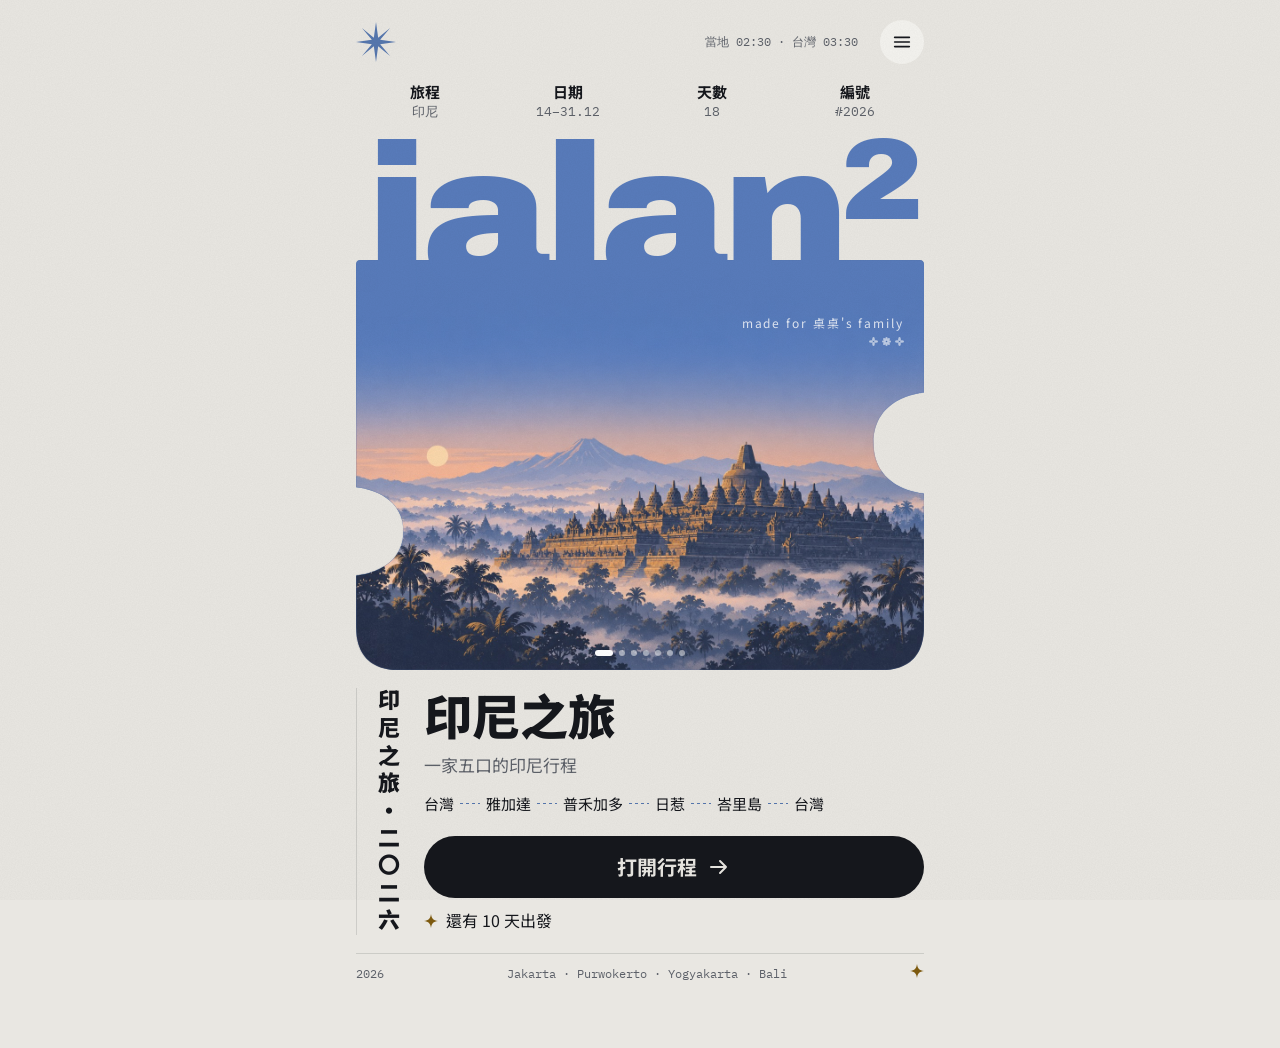
<file: index.html>
<!doctype html>
<html lang="zh-Hant">
<head>
<meta charset="utf-8">
<meta name="viewport" content="width=device-width, initial-scale=1, viewport-fit=cover">
<title>印尼之旅 2026</title>
<meta name="robots" content="noindex, nofollow">
<meta name="theme-color" content="#e9e7e2">
<meta name="apple-mobile-web-app-title" content="印尼之旅">
<link rel="apple-touch-icon" href="img/icon-180.png">
<link rel="icon" type="image/png" sizes="64x64" href="img/icon-64.png">
<link rel="preload" as="image" href="img/stupa.jpg" fetchpriority="high">
<link rel="preconnect" href="https://fonts.googleapis.com">
<link rel="preconnect" href="https://fonts.gstatic.com" crossorigin>
<link rel="stylesheet" crossorigin="anonymous" href="https://fonts.googleapis.com/css2?family=Archivo+Black&family=IBM+Plex+Mono:wght@400;500;600&family=Noto+Sans+TC:wght@400;500;700;900&display=swap">
<link rel="stylesheet" href="style.css">
<style>:root{padding-top:env(safe-area-inset-top,0px);padding-bottom:env(safe-area-inset-bottom,0px)}</style>
</head>
<body>
<div id="app"></div>
<script src="data.js"></script>
<script src="lq.js"></script>
<script src="art.js"></script>
<script src="sound.js"></script>
<script src="tilt.js"></script>
<script src="glass.js"></script>
<script src="night.js"></script>
<script src="timepack.js"></script>
<script src="app.js"></script>
</body>
</html>
</file>
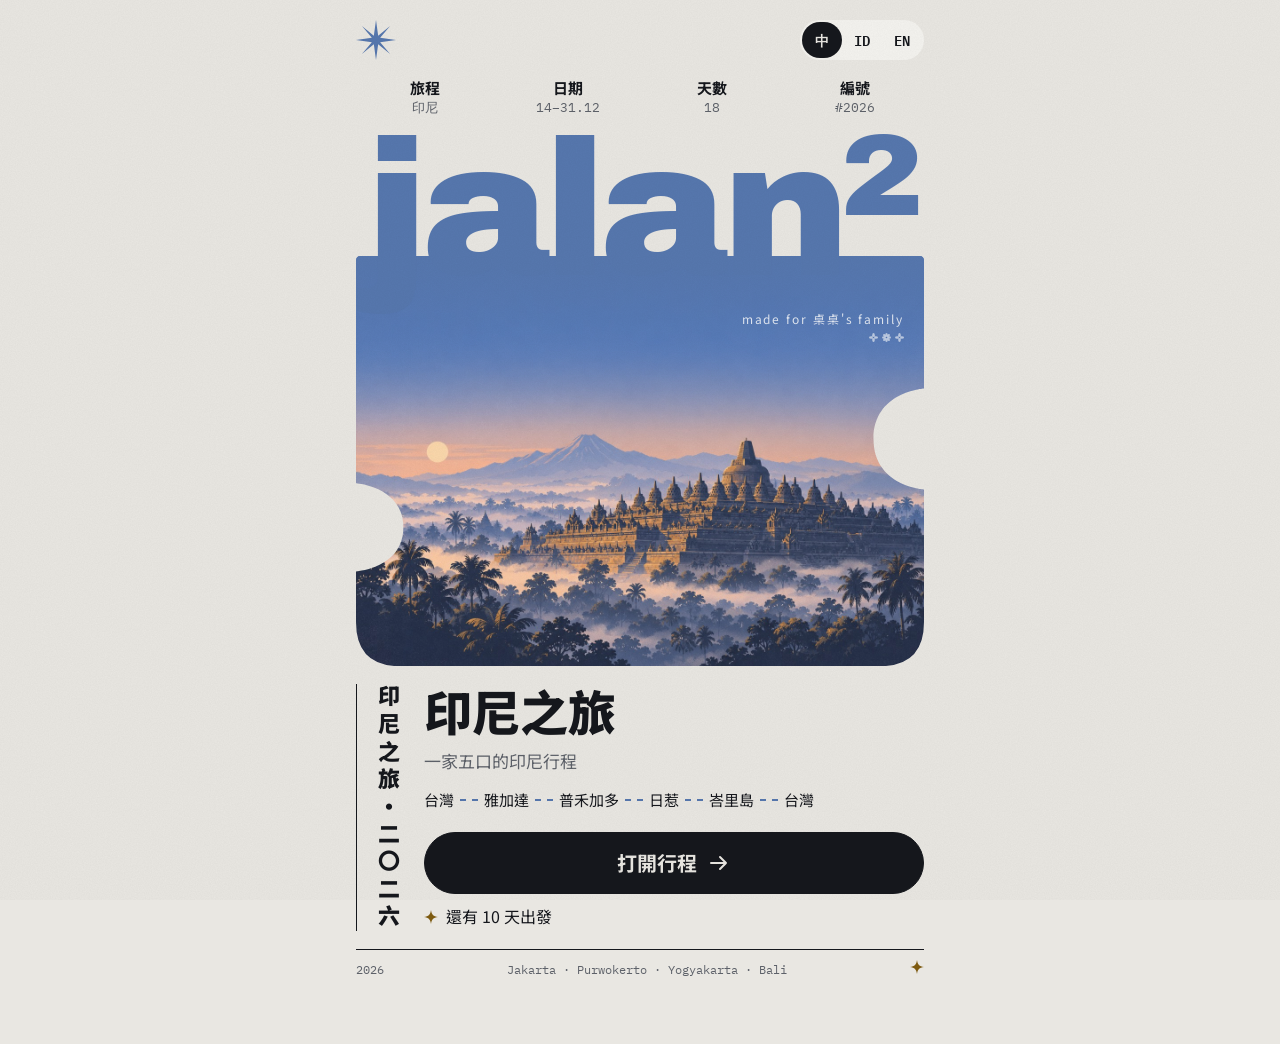
<file: indonesia-trip/index.html>
<!doctype html>
<html lang="zh-Hant">
<head>
<meta charset="utf-8">
<meta name="viewport" content="width=device-width, initial-scale=1, viewport-fit=cover">
<title>印尼之旅 2026</title>
<meta name="robots" content="noindex, nofollow">
<meta name="theme-color" content="#e9e7e2">
<link rel="preconnect" href="https://fonts.googleapis.com">
<link rel="preconnect" href="https://fonts.gstatic.com" crossorigin>
<link rel="stylesheet" href="https://fonts.googleapis.com/css2?family=Archivo+Black&family=IBM+Plex+Mono:wght@400;500;600&family=Noto+Sans+TC:wght@400;500;700;900&display=swap">
<link rel="stylesheet" href="style.css">
<style>:root{padding-top:env(safe-area-inset-top,0px);padding-bottom:env(safe-area-inset-bottom,0px)}</style>
</head>
<body>
<div id="app"></div>
<script src="data.js"></script>
<script src="art.js"></script>
<script src="app.js"></script>
</body>
</html>
</file>
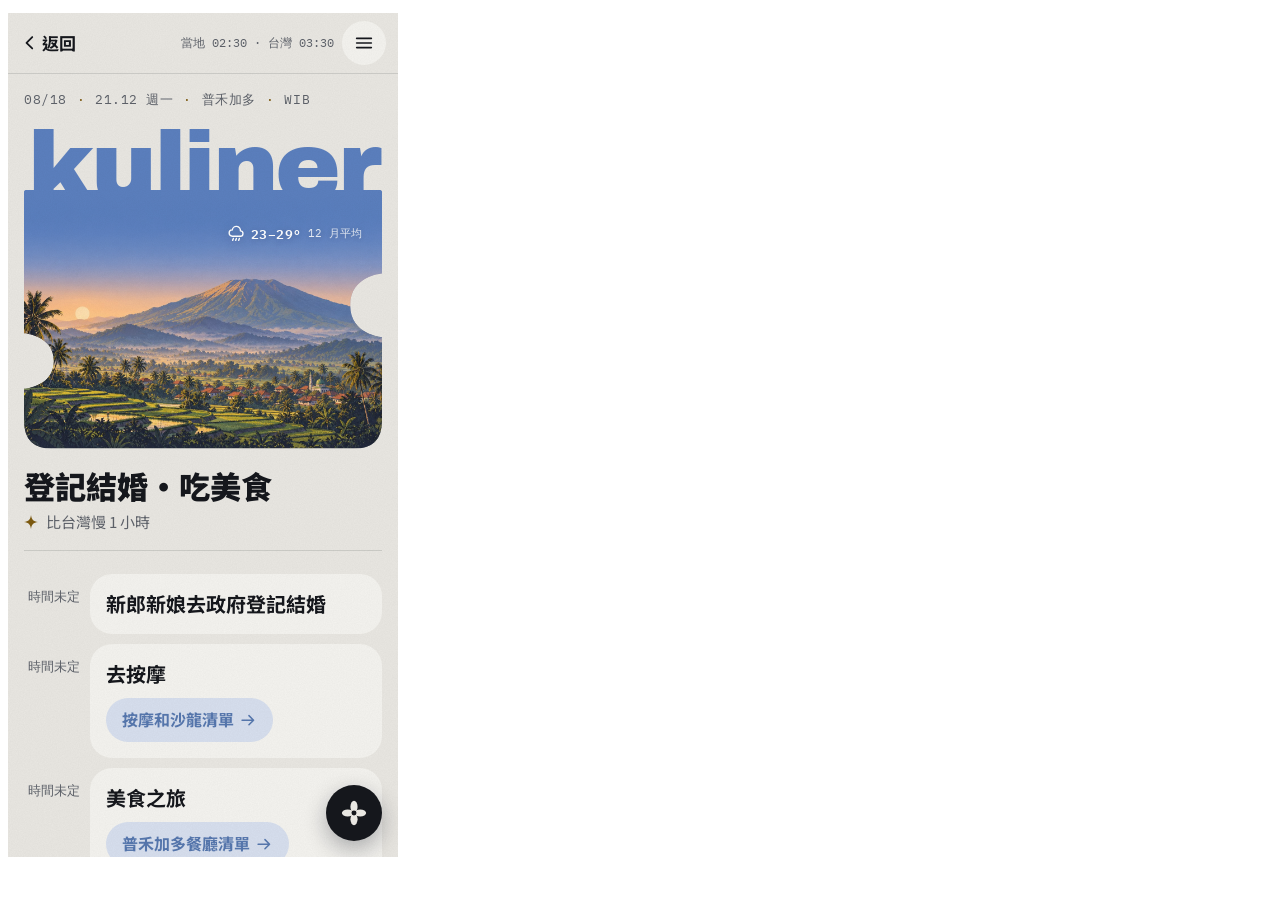
<file: tools/test-dial.html>
<!doctype html><html><body><pre id="out"></pre><iframe id="f" style="border:0;width:390px;height:844px"></iframe>
<script>
var f=document.getElementById('f'), log=[];
function sleep(ms){return new Promise(function(r){setTimeout(r,ms)})}
function ok(name, cond, extra){ log.push((cond?'PASS ':'FAIL ')+name+(extra!==undefined?'  ['+extra+']':'')); }
localStorage.setItem('trip-lang','zh');
f.src='../index.html#d1221';
f.onload=async function(){ try {
  var w=f.contentWindow, d=f.contentDocument;
  await sleep(600);
  function go(h){ w.location.hash=h; }
  async function settle(){ await sleep(300); d.getAnimations().forEach(function(a){ if (a instanceof w.CSSTransition) a.finish(); }); await sleep(30); }
  function vis(){ return [].filter.call(d.querySelectorAll('.dial-item'),function(e){return +e.style.opacity>=.5}).map(function(e){return e.dataset.k.replace('-jkt','')}).join(','); }
  function ctr(){ var b=d.querySelector('.dial-btn').getBoundingClientRect(); return [b.left+b.width/2, b.top+b.height/2]; }
  function pt(th, r){ var c=ctr(), a=th*Math.PI/180; r=r||170; return [c[0]+r*Math.cos(a), c[1]+r*Math.sin(a)]; }
  function at(p){ return d.elementFromPoint(p[0],p[1]); }
  var PT='touch';
  function pe(type, el, p){ el.dispatchEvent(new w.PointerEvent(type,{pointerId:7,pointerType:PT,button:type==='pointermove'?-1:0,buttons:type==='pointerup'?0:1,isPrimary:true,clientX:p[0],clientY:p[1],bubbles:true,cancelable:true})); }
  async function drag(from, to, steps, gap, pause){
    var p0=pt(from), el=at(p0);
    pe('pointerdown', el, p0);
    for (var i=1;i<=steps;i++){ await sleep(gap); pe('pointermove', el, pt(from+(to-from)*i/steps)); }
    await sleep(pause);
    pe('pointerup', el, pt(to));
    return el;
  }
  var btn=d.querySelector('.dial-btn');
  async function open(){ btn.click(); await settle(); }
  ok('day page shows button', btn && !d.querySelector('.dial').hidden && d.documentElement.classList.contains('has-dial'));
  await sleep(1700);
  ok('cards built ahead of first open', d.querySelectorAll('.dial-item').length===8 && /M/.test(d.querySelector('.dial-hint-band').getAttribute('d')));
  await open();
  ok('opens', d.querySelector('.dial').classList.contains('is-open'), vis());
  ok('days marked current on a day page', d.querySelector('.dial-item.is-cur').dataset.k==='days');
  var hits=[258.75,236.25,213.75,191.25].map(function(a){ var e=at(pt(a)); var it=e&&e.closest('.dial-item'); return it?it.dataset.k.replace('-jkt',''):'-'; }).join(',');
  ok('taps land on the right wedge', hits==='days,food,stay,transport', hits);
  var hits2=[258.75,236.25,213.75,191.25].map(function(a){ var e=at(pt(a,60)); var it=e&&e.closest('.dial-item'); return it?it.dataset.k.replace('-jkt',''):'-'; }).join(',');
  ok('near the centre too (boxes do not overlap-steal)', hits2==='days,food,stay,transport', hits2);
  var gap=at(pt(247.5, 245)); ok('the gap between two cards is not a card', !(gap&&gap.closest('.dial-item')), gap&&gap.tagName);
  var CR0=d.querySelector('.dial-item').offsetWidth; // outer radius grows with the screen; test at a card's centre angle, not in a gap
  var beyond=at(pt(236.25, CR0+12)); ok('just past the outer edge is not a card', !(beyond&&beyond.closest('.dial-item')), 'R='+CR0+' '+(beyond&&beyond.className));
  var inside=at(pt(236.25, CR0-12)); ok('just inside the outer edge is a card', !!(inside&&inside.closest('.dial-item')), inside&&inside.tagName);
  var el=await drag(191.25, 236.25, 10, 16, 150);
  ok('drag starts on a card', !!el.closest('.dial-item'), el.getAttribute('class'));
  var h0=w.location.hash; el.closest('.dial-item').click(); await settle();
  ok('slow drag turns 2 steps', vis()==='stay,transport,info,learn', vis());
  ok('drag does not navigate or close', w.location.hash===h0 && d.querySelector('.dial').classList.contains('is-open'), w.location.hash);
  await drag(213.75, 221.75, 3, 16, 0); await settle();
  ok('quick flick adds one step', vis()==='transport,info,learn,money', vis());
  await drag(200, 268, 12, 16, 150); await settle();
  ok('keeps going past the last card (08 then 01)', vis()==='days,food,money,pack', vis());
  await drag(266, 131, 18, 16, 150); await settle();
  ok('drag back to start', vis()==='days,food,stay,transport', vis());
  // spin 20 steps one way, then 20 back: every card moves exactly one slot per step, never sweeps across
  function angles(){ return [].map.call(d.querySelectorAll('.dial-item'),function(e){ return parseFloat(/rotate\(([-\d.]+)deg/.exec(e.style.transform)[1]); }); }
  var jumps=0, counts=[];
  for (var dir of [1,-1]) for (var st=0; st<20; st++) {
    var a0=angles(), o0=[].map.call(d.querySelectorAll('.dial-item'),function(e){return +e.style.opacity});
    d.querySelector('.dial-hub').dispatchEvent(new w.WheelEvent('wheel',{deltaY:60*dir,bubbles:true,cancelable:true}));
    // a card that was showing (even faintly) must move exactly one slot; only invisible cards may hop to the other end
    var a1=angles(); a0.forEach(function(v,i){ if (o0[i]>0 && Math.abs(Math.abs(a1[i]-v)-22.5)>.01) jumps++; });
    counts.push(vis().split(',').length);
    await sleep(st%3===0 ? 700 : 80);
  }
  await settle();
  ok('20 steps each way: every card moves exactly one slot', jumps===0, jumps+' jumps');
  ok('always 4 cards showing while spinning', counts.every(function(c){return c===4}), counts.join(''));
  ok('back where it started after 20 + 20', vis()==='days,food,stay,transport', vis());
  // dragging on the dimmed backdrop beside the cards also turns, and does not close
  async function dragAt(r, from, to){ var p0=pt(from,r), el=at(p0); pe('pointerdown', el, p0); for (var i=1;i<=10;i++){ await sleep(16); pe('pointermove', el, pt(from+(to-from)*i/10, r)); } await sleep(150); pe('pointerup', el, pt(to,r)); el.click(); return el; }
  var CR=d.querySelector('.dial-item').offsetWidth; // outer radius of the fan (grows with the screen)
  var bg=await dragAt(CR+25, 200, 245); await settle();
  ok('drag on backdrop turns 2 steps', vis()==='stay,transport,info,learn' && d.querySelector('.dial').classList.contains('is-open') && bg && !bg.closest('.dial-item'), (bg&&bg.className)+' '+vis()+' R='+CR);
  await dragAt(CR+25, 245, 200); await settle();
  ok('drag on backdrop back', vis()==='days,food,stay,transport', vis());
  // mouse
  PT='mouse';
  var p0=pt(191.25), m=at(p0);
  var ds=new w.DragEvent('dragstart',{bubbles:true,cancelable:true}); m.dispatchEvent(ds);
  ok('browser drag of link/image is blocked', ds.defaultPrevented);
  ok('cards are not draggable', [].every.call(d.querySelectorAll('.dial-item'),function(a){return a.getAttribute('draggable')==='false'}));
  await drag(191.25, 236.25, 10, 16, 150); await settle();
  ok('mouse drag turns 2 steps', vis()==='stay,transport,info,learn', vis());
  await drag(236.25, 191.25, 10, 16, 150); await settle();
  ok('mouse drag back', vis()==='days,food,stay,transport', vis());
  PT='touch';
  var hub=d.querySelector('.dial-scrim');
  for (var k=0;k<3;k++) hub.dispatchEvent(new w.WheelEvent('wheel',{deltaY:20,bubbles:true,cancelable:true}));
  await settle();
  ok('trackpad: small scrolls add up to one step', vis()==='food,stay,transport,info', vis());
  for (var k=0;k<15;k++) hub.dispatchEvent(new w.WheelEvent('wheel',{deltaY:-4,bubbles:true,cancelable:true}));
  await settle();
  ok('trackpad: tiny scrolls add up too', vis()==='days,food,stay,transport', vis());
  await sleep(300);
  hub.dispatchEvent(new w.WheelEvent('wheel',{deltaY:100,bubbles:true,cancelable:true})); await settle();
  ok('mouse wheel notch turns one step', vis()==='food,stay,transport,info', vis());
  hub.dispatchEvent(new w.WheelEvent('wheel',{deltaY:-100,bubbles:true,cancelable:true})); await settle();
  ok('hidden cards not tappable', [].every.call(d.querySelectorAll('.dial-item.is-off .dial-hit'),function(e){return w.getComputedStyle(e).pointerEvents==='none'}) && d.querySelectorAll('.dial-item.is-off').length===4);
  var p=pt(213.75), t=at(p);
  pe('pointerdown', t, p); pe('pointermove', t, [p[0]+3,p[1]+2]); pe('pointerup', t, [p[0]+3,p[1]+2]); t.closest('.dial-item').click(); await settle();
  ok('tap with small wobble navigates', w.location.hash==='#stay', w.location.hash);
  ok('closes after navigating', !d.querySelector('.dial').classList.contains('is-open'));
  await open();
  ok('stay marked current', d.querySelector('.dial-item.is-cur').dataset.k==='stay');
  d.querySelector('.dial-item.is-cur').click(); await settle();
  ok('tap current page just closes', w.location.hash==='#stay' && !d.querySelector('.dial').classList.contains('is-open'));
  await open();
  d.dispatchEvent(new w.KeyboardEvent('keydown',{key:'Escape',bubbles:true})); await settle();
  ok('Esc closes', !d.querySelector('.dial').classList.contains('is-open'));
  await open();
  d.querySelector('.dial-scrim').click(); await settle();
  ok('tap outside closes', !d.querySelector('.dial').classList.contains('is-open'));
  ok('closed cards cannot be focused', d.querySelector('.dial-items').hasAttribute('inert'));
  var cl=at(pt(213.75)); ok('closed: page underneath is tappable', !(cl&&cl.closest('.dial')), cl&&cl.tagName);
  go('food-yk'); await sleep(300); await open();
  ok('food current on food-yk', d.querySelector('.dial-item.is-cur').dataset.k==='food-jkt');
  d.querySelector('.dial-item.is-cur').click(); await settle();
  ok('tapping food stays on food-yk', w.location.hash==='#food-yk');
  go('pack'); await sleep(300); await open();
  ok('pack opens turned to show itself', vis()==='info,learn,money,pack', vis());
  go('d1214'); await sleep(300); await open();
  d.querySelectorAll('.dial-item')[7].focus(); await settle();
  ok('focus hidden card turns dial', vis()==='days,food,stay,pack', vis());
  d.querySelector('.dial-scrim').click(); await settle();
  // other overlays hide the button (it sits above the paper grain now)
  go('d1215'); await sleep(300);
  var drv=d.querySelector('[data-driver]'); if (drv) drv.click(); await sleep(100);
  ok('hidden while driver card is up', drv && w.getComputedStyle(d.querySelector('.dial')).display==='none');
  d.dispatchEvent(new w.KeyboardEvent('keydown',{key:'Escape',bubbles:true})); await sleep(100);
  ok('back after driver card closes', w.getComputedStyle(d.querySelector('.dial')).display!=='none');
  d.querySelector('[data-jump]').click(); await sleep(100);
  ok('hidden while day picker is up', w.getComputedStyle(d.querySelector('.dial')).display==='none');
  d.dispatchEvent(new w.KeyboardEvent('keydown',{key:'Escape',bubbles:true})); await sleep(100);
  go('menu'); await sleep(300);
  ok('hidden on 00 page', d.querySelector('.dial').hidden && !d.documentElement.classList.contains('has-dial'));
  go('home'); await sleep(300);
  ok('hidden on cover', d.querySelector('.dial').hidden);
  var bad=[];
  for (var k2 of ['days','d1220','d1231','food-bali','stay','transport','info','learn','money','pack']) {
    go(k2); await sleep(250); w.scrollTo(0, 1e6); await sleep(150);
    var last=d.querySelector('.wrap').lastElementChild.getBoundingClientRect(), b=btn.getBoundingClientRect();
    if (!(last.bottom < b.top)) bad.push(k2+':'+Math.round(last.bottom)+'/'+Math.round(b.top));
  }
  ok('bottom of every page clear of the button', bad.length===0, bad.join(' '));
  // ---- left-handed: drag the button to the bottom-left corner
  go('d1221'); await sleep(300);
  var b0=btn.getBoundingClientRect(), bx=b0.left+28, by=b0.top+28;
  function bp(type,x,y){ btn.dispatchEvent(new w.PointerEvent(type,{pointerId:11,pointerType:'touch',isPrimary:true,button:type==='pointermove'?-1:0,buttons:type==='pointerup'?0:1,clientX:x,clientY:y,bubbles:true,cancelable:true})); }
  bp('pointerdown',bx,by); for (var k=1;k<=10;k++){ await sleep(16); bp('pointermove',bx-k*30,by-k*3); } bp('pointerup',bx-300,by-30); btn.click(); await settle();
  ok('drag button to the left: snaps to bottom-left and remembers', d.querySelector('.dial').classList.contains('is-left') && w.localStorage.getItem('trip-dial-side')==='left' && btn.getBoundingClientRect().left<40, Math.round(btn.getBoundingClientRect().left));
  ok('dragging the button does not open the dial', !d.querySelector('.dial').classList.contains('is-open'));
  await open();
  function ptL(th, r){ return pt(180-th, r); }   // mirrored: logical angle -> screen angle
  var hl=[258.75,236.25,213.75,191.25].map(function(a){ var e=at(ptL(a)); var it=e&&e.closest('.dial-item'); return it?it.dataset.k.replace('-jkt',''):'-'; }).join(',');
  ok('left: cards fan up-right, taps land on the right card', hl==='days,food,stay,transport', hl);
  async function dragL(from, to){ var p0=ptL(from), el=at(p0); pe('pointerdown', el, p0); for (var i=1;i<=10;i++){ await sleep(16); pe('pointermove', el, ptL(from+(to-from)*i/10)); } await sleep(150); pe('pointerup', el, ptL(to)); }
  await dragL(191.25, 236.25); await settle();
  ok('left: dragging along the arc turns the same way', vis()==='stay,transport,info,learn', vis());
  var hb=d.querySelector('.dial-hint-band').getBoundingClientRect();
  ok('left: hint band sits up-right of the button', hb.left > btn.getBoundingClientRect().left, Math.round(hb.left));
  d.querySelector('.dial-scrim').click(); await settle();
  // page bottoms still clear of the button on the left side
  var badL=[];
  for (var k3 of ['d1220','d1231','money','info']) { go(k3); await sleep(250); w.scrollTo(0, 1e6); await sleep(150);
    var lastL=d.querySelector('.wrap').lastElementChild.getBoundingClientRect(); if (!(lastL.bottom < btn.getBoundingClientRect().top)) badL.push(k3); }
  ok('left: bottom of pages clear of the button', badL.length===0, badL.join(' '));
  // drag it back to the right
  go('d1221'); await sleep(300);
  b0=btn.getBoundingClientRect(); bx=b0.left+28; by=b0.top+28;
  bp('pointerdown',bx,by); for (var k=1;k<=10;k++){ await sleep(16); bp('pointermove',bx+k*30,by); } bp('pointerup',bx+300,by); btn.click(); await settle();
  ok('drag back to the right', !d.querySelector('.dial').classList.contains('is-left') && w.localStorage.getItem('trip-dial-side')==='right' && btn.getBoundingClientRect().right > 300, Math.round(btn.getBoundingClientRect().right));
  // ---- snap hint: while dragging, a ring shows the corner the button will land in, and it follows across the midline (2026/11/06)
  var gh=d.querySelector('.dial-ghost');
  b0=btn.getBoundingClientRect(); bx=b0.left+28; by=b0.top+28;
  bp('pointerdown',bx,by); for (var k=1;k<=4;k++){ await sleep(16); bp('pointermove',bx-k*10,by); }
  var g1=gh.className;
  for (var k=1;k<=12;k++){ await sleep(16); bp('pointermove',bx-40-k*25,by); }
  var g2=gh.className;
  for (var k=11;k>=0;k--){ await sleep(16); bp('pointermove',bx-40-k*25,by); }
  var g3=gh.className;
  bp('pointerup',bx-40,by); btn.click(); await settle();
  var g4=gh.className;
  ok('snap hint: ring in the corner it will land in, moves across the midline, hides on release', /is-on/.test(g1)&&!/is-left/.test(g1) && /is-on/.test(g2)&&/is-left/.test(g2) && /is-on/.test(g3)&&!/is-left/.test(g3)&&/is-pop/.test(g3) && !/is-on/.test(g4) && !d.querySelector('.dial').classList.contains('is-left'), g1+' | '+g2+' | '+g3+' | '+g4);
  // ---- desktop: the mouse is often released outside the browser, so the page never gets pointerup (2026/11/05)
  function mp(type,x,y,b,el){ (el||btn).dispatchEvent(new w.PointerEvent(type,{pointerId:1,pointerType:'mouse',isPrimary:true,button:type==='pointermove'?-1:0,buttons:b,clientX:x,clientY:y,bubbles:true,cancelable:true})); }
  var dl=d.querySelector('.dial');
  b0=btn.getBoundingClientRect(); bx=b0.left+28; by=b0.top+28;
  mp('pointerdown',bx,by,1); for (var k=1;k<=10;k++){ await sleep(16); mp('pointermove',bx-k*30,by-k*3,1); }
  var c1=ctr(); mp('pointerdown',c1[0],c1[1],1); mp('pointerup',c1[0],c1[1],0); await sleep(20); btn.click(); await settle();
  ok('release lost, then click the button: snaps to bottom-left first', dl.classList.contains('is-left') && !dl.classList.contains('is-moving') && btn.getBoundingClientRect().left<40 && w.localStorage.getItem('trip-dial-side')==='left', Math.round(btn.getBoundingClientRect().left)+' '+dl.className);
  var hl2=[258.75,236.25,213.75,191.25].map(function(a){ var e=at(ptL(a)); var it=e&&e.closest('.dial-item'); return it?it.dataset.k.replace('-jkt',''):'-'; }).join(',');
  ok('release lost, then click the button: opens fanned up-right', dl.classList.contains('is-open') && hl2==='days,food,stay,transport', hl2);
  d.querySelector('.dial-scrim').click(); await settle();
  b0=btn.getBoundingClientRect(); bx=b0.left+28; by=b0.top+28;
  mp('pointerdown',bx,by,1); for (var k=1;k<=3;k++){ await sleep(16); mp('pointermove',bx+k*10,by,1); }
  var b1=btn.getBoundingClientRect(); mp('pointerup',bx+30,by,0); btn.click(); await settle();
  ok('next drag starts where the button is (no jump off-screen)', Math.abs(b1.left+b1.width/2-(bx+30))<2 && Math.abs(b1.top+b1.height/2-by)<2 && dl.classList.contains('is-left'), Math.round(b1.left+b1.width/2)+','+Math.round(b1.top+b1.height/2)+' vs '+Math.round(bx+30)+','+Math.round(by));
  b0=btn.getBoundingClientRect(); bx=b0.left+28; by=b0.top+28;
  mp('pointerdown',bx,by,1); for (var k=1;k<=10;k++){ await sleep(16); mp('pointermove',bx+k*30,by,1); }
  await sleep(30); mp('pointermove',200,300,0,d.body); await settle();
  ok('release lost, then the mouse moves without a button: snaps to bottom-right', !dl.classList.contains('is-left') && !dl.classList.contains('is-moving') && btn.getBoundingClientRect().right>300 && w.localStorage.getItem('trip-dial-side')==='right', Math.round(btn.getBoundingClientRect().right)+' '+dl.className);
  // ---- spinning, then the dial closes mid-drag (Esc): later moves must not bring the cards back (2026/11/06 Codex retest)
  await open();
  var q0=pt(213.75), qe=at(q0);
  pe('pointerdown', qe, q0); for (var k=1;k<=4;k++){ await sleep(16); pe('pointermove', qe, pt(213.75+k*5)); }
  d.dispatchEvent(new w.KeyboardEvent('keydown',{key:'Escape',bubbles:true})); await sleep(50);
  for (var k=5;k<=10;k++){ await sleep(16); pe('pointermove', qe, pt(213.75+k*5)); }
  pe('pointerup', qe, pt(263.75)); await settle();
  var shown=[].filter.call(d.querySelectorAll('.dial-item'),function(e){return +e.style.opacity>0}).length;
  ok('closing mid-spin: later moves do not bring the cards back', !d.querySelector('.dial').classList.contains('is-open') && shown===0, 'visible cards: '+shown);
  // ---- resize while open: rebuilt at the new size and stays open (2026/11/06 Codex retest)
  await open();
  var R1=d.querySelector('.dial-item').offsetWidth;
  // headless virtual time does not fire resize for an iframe, so send it ourselves (a real viewport resize was checked with tools/cdp.py)
  f.style.width='330px'; w.dispatchEvent(new w.Event('resize')); await sleep(800); await settle();
  var R2=d.querySelector('.dial-item').offsetWidth, op2=d.querySelector('.dial').classList.contains('is-open'), iw2=w.innerWidth;
  f.style.width='390px'; w.dispatchEvent(new w.Event('resize')); await sleep(800); await settle();
  var R3=d.querySelector('.dial-item').offsetWidth;
  ok('resize while open: rebuilt at the new size and stays open', R1===316 && R2===256 && op2 && R3===316, R1+' -> '+R2+' -> '+R3+' open='+op2+' innerWidth='+iw2);
  d.querySelector('.dial-scrim').click(); await settle();
  d.querySelector('.prefs-btn').click(); await sleep(200);
  d.querySelector('[data-lang="en"]').click(); await sleep(1800);
  ok('rebuilt ahead of time after language switch', d.querySelector('.dial-item').getAttribute('aria-label')==='Days' && d.querySelector('.dial-item canvas').width>0);
  await open();
  ok('relabels in English', d.querySelector('.dial-item').getAttribute('aria-label')==='Days' && btn.getAttribute('aria-label')==='Close', d.querySelector('.dial-item').textContent+' / '+d.querySelector('.dial-hint textPath').textContent);
  // ---- Christmas pages (12/24, 12/25): the button wears a Santa hat that takes no taps; dragging and a lost release work as before;
  //      snow, the paper pattern and the sleigh are there, and all of it is gone again on 12/26 (2026/11/06)
  d.querySelector('.dial-scrim').click(); await settle();
  go('#d1224'); await sleep(900);
  var dx1=d.querySelector('.dial'), hat=d.querySelector('.dial-hat');
  ok('christmas: hat on the button on 12/24', dx1.classList.contains('is-xmas') && !!hat && w.getComputedStyle(hat).display!=='none', dx1.className);
  var hb=hat.getBoundingClientRect(), under=d.elementFromPoint(hb.left+hb.width*.3, hb.top+hb.height*.25);
  ok('christmas: the hat takes no taps', !(under&&under.closest('.dial-hat')), under&&(under.getAttribute('class')||under.tagName));
  var c0=btn.getBoundingClientRect(), cx=c0.left+28, cy=c0.top+28;
  mp('pointerdown',cx,cy,1); for (var k=1;k<=6;k++){ await sleep(16); mp('pointermove',cx-k*15,cy-k*6,1); }
  await sleep(30); mp('pointermove',200,300,0,d.body); await settle();
  ok('christmas: drag with the hat, release lost: back in the corner', !dx1.classList.contains('is-moving') && btn.getBoundingClientRect().right>300, Math.round(btn.getBoundingClientRect().right)+' '+dx1.className);
  await open();
  ok('christmas: opens with the hat on', dx1.classList.contains('is-open') && dx1.classList.contains('is-xmas'));
  d.querySelector('.dial-scrim').click(); await settle();
  var fallX=d.querySelector('.petals'), flew=w.__sleigh(.5,.2);
  // 婆羅浮屠剛好在下雨時（照當地即時天氣起霧，2026/11/10 測試當下就在下）雪橇本來就不飛：改成檢查它乖乖不飛
  var rainy=!!d.querySelector('.hero-art.has-glass');
  ok('christmas: snow, paper pattern and sleigh on 12/24'+(rainy?' (raining there now: sleigh stays home)':''), !!fallX && fallX.dataset.kind==='snow' && d.documentElement.classList.contains('xmas-bg') && (rainy ? flew===false && !d.querySelector('.sky-fly .sleigh') : flew===true && !!d.querySelector('.sky-fly .sleigh')), (fallX&&fallX.dataset.kind)+' '+flew+(rainy?' rain':''));
  go('#d1226'); await sleep(700);
  var td=new Date(), xmasToday=td.getMonth()===11 && (td.getDate()===24 || td.getDate()===25); // 真的聖誕節當天每一頁都會飄雪
  ok('christmas: none of it on 12/26', !dx1.classList.contains('is-xmas') && (xmasToday || !d.querySelector('.petals')) && !d.documentElement.classList.contains('xmas-bg') && w.__sleighState()===null && !d.querySelector('.sky-fly'), dx1.className);
  document.getElementById('out').textContent='DONE\n'+log.join('\n')+'\nEND';
  } catch(e) { document.getElementById('out').textContent='DONE\nERR '+e+' '+(e.stack||'')+'\n'+log.join('\n')+'\nEND'; }
};
</script></body></html>
</file>
<file: style.css>
/* Layout: a printed travel poster on grainy paper. Each page opens with a meta row, a giant word bleeding into a notched illustration, then the content in one phone column. */
:root {
  --paper: #e9e7e2;
  --card: #f4f3ef;
  --ink: #15171c;
  --muted: #5d6169;
  --rule: #15171c;
  --blue: #5677ae;        /* the poster blue, same as the top of every sky */
  --blue-soft: #d7dfee;
  --soga: #9a5b33;        /* batik brown for wedding days */
  --soga-soft: #f0e2d6;
  --warn: #a8480b;
  --warn-soft: #f6e5d6;
  --gold: #7d5a0f;        /* the sun in the illustrations, darkened for text on paper */
  --gold-soft: #efe2bf;
  --line: rgba(21, 23, 28, .13);
  --grain: .22;
  --f-display: "Archivo Black", "Arial Black", "Noto Sans TC", sans-serif;
  --f-body: "Noto Sans TC", "PingFang TC", "Microsoft JhengHei", system-ui, sans-serif;
  --f-mono: "IBM Plex Mono", ui-monospace, "SFMono-Regular", Menlo, monospace;
}
@media (prefers-color-scheme: dark) {
  :root:not([data-theme="light"]) {
    --paper: #16181d; --card: #1f2229; --ink: #ebe8e1; --muted: #9fa3ab; --rule: #ebe8e1;
    --blue: #8ea8d6; --blue-soft: #253046; --soga: #d9a06f; --soga-soft: #33261c;
    --warn: #f0a25c; --warn-soft: #3a2717; --grain: .12;
    --gold: #e8bf6a; --gold-soft: #332a17; --line: rgba(235, 232, 225, .13);
    color-scheme: dark;
  }
}
:root[data-theme="dark"] {
  --paper: #16181d; --card: #1f2229; --ink: #ebe8e1; --muted: #9fa3ab; --rule: #ebe8e1;
  --blue: #8ea8d6; --blue-soft: #253046; --soga: #d9a06f; --soga-soft: #33261c;
  --warn: #f0a25c; --warn-soft: #3a2717; --grain: .12;
    --gold: #e8bf6a; --gold-soft: #332a17; --line: rgba(235, 232, 225, .13);
  color-scheme: dark;
}

* { box-sizing: border-box; }
html { -webkit-text-size-adjust: 100%; }
body {
  margin: 0; background: var(--paper); color: var(--ink);
  font-family: var(--f-body); font-size: 18px; line-height: 1.6;
}
/* cover the status-bar area: newer iPhone Safari draws the page behind it and may report a 0 safe area,
   so this strip also reaches 120px above the top edge.
   Same at the bottom: iOS 26 Safari's floating toolbar sits below the area fixed boxes fill, and the page shows through it,
   so every full-screen layer reaches 50vh further down (.driver, .jump, .callbox, .dial-scrim, .wp-scrim) */
body::before { content: ""; position: fixed; left: 0; right: 0; top: -120px; height: calc(120px + env(safe-area-inset-top, 0px)); z-index: 10; background: var(--paper); pointer-events: none; }
/* overlay open (app.js barTint): the strip turns the "paper + scrim" colour at once and sits above the scrim, so iOS 26 Safari tints its status bar in step */
.bar-tinted body::before { background: var(--bar-top); z-index: 47; }
/* paper grain over everything */
body::after {
  content: ""; position: fixed; inset: 0; z-index: 40; pointer-events: none; opacity: var(--grain);
  background-image: url("data:image/svg+xml;utf8,<svg xmlns='http://www.w3.org/2000/svg' width='180' height='180'><filter id='n'><feTurbulence type='fractalNoise' baseFrequency='.85' numOctaves='3' stitchTiles='stitch'/><feColorMatrix values='0 0 0 0 0.5  0 0 0 0 0.5  0 0 0 0 0.5  0 0 0 .6 0'/></filter><rect width='100%' height='100%' filter='url(%23n)'/></svg>");
  mix-blend-mode: multiply;
}
a { color: inherit; }
svg { width: 1.15em; height: 1.15em; flex: none; }
button { font: inherit; color: inherit; }
:focus-visible { outline: 3px solid var(--blue); outline-offset: 2px; border-radius: 6px; }
.sel { user-select: all; -webkit-user-select: all; }

.wrap {
  max-width: 600px; margin: 0 auto;
  padding-left: max(16px, env(safe-area-inset-left, 0px));
  padding-right: max(16px, env(safe-area-inset-right, 0px));
  padding-block: 16px 64px;
  display: flex; flex-direction: column; gap: 18px;
}

/* ---------- top bar ---------- */
.bar { position: sticky; top: env(safe-area-inset-top, 0px); z-index: 5; background: var(--paper); border-bottom: 1px solid var(--line); }
.bar-in {
  max-width: 600px; margin: 0 auto; min-height: 58px; display: flex; align-items: center; gap: 8px;
  padding-left: max(10px, env(safe-area-inset-left, 0px)); padding-right: max(12px, env(safe-area-inset-right, 0px)); padding-block: 6px;
}
.back { display: inline-flex; align-items: center; gap: 2px; min-height: 48px; padding: 0 10px 0 2px; text-decoration: none; font-weight: 700; font-size: 17px; }
.bar-label { flex: 1; min-width: 0; text-align: center; font-family: var(--f-mono); font-size: 14px; letter-spacing: .06em; color: var(--muted); white-space: nowrap; overflow: hidden; text-overflow: ellipsis; }
/* top-right menu: language + appearance */
.prefs { position: relative; flex: none; }
.prefs-btn {
  width: 44px; height: 44px; border: 0; border-radius: 50%; background: var(--card); color: var(--ink);
  display: inline-flex; align-items: center; justify-content: center; cursor: pointer;
}
.prefs-btn svg { width: 22px; height: 22px; }
.prefs.is-open .prefs-btn { background: var(--ink); color: var(--paper); }
.prefs-pop {
  position: absolute; top: calc(100% + 8px); right: 0; z-index: 20; width: 240px; padding: 14px;
  display: flex; flex-direction: column; gap: 8px; border-radius: 20px; background: var(--card);
  box-shadow: 0 0 0 1px var(--line), 0 12px 32px rgba(10, 14, 25, .2);
}
.prefs-pop[hidden] { display: none; }
.prefs-h { margin: 0; font-size: 13px; font-weight: 700; color: var(--muted); }
.seg + .prefs-h, .prefs-note + .prefs-h { margin-top: 6px; }
.prefs-note { margin: 0; max-width: 260px; font-size: 12px; line-height: 1.5; color: var(--muted); }
/* 插畫跟著當地時間：下載的小彈窗（跟封面彩蛋一樣浮起來，不加暗色底：iPhone 狀態列會跟不上） */
.time-dlg { position: fixed; inset: 0; z-index: 46; display: flex; align-items: center; justify-content: center; padding: 24px; opacity: 0; transition: opacity .25s ease; }
.time-dlg.is-on { opacity: 1; }
.time-card { width: min(280px, 80vw); padding: 18px 18px 16px; border-radius: 22px; background: var(--paper); border: 1px solid var(--line); box-shadow: 0 2px 6px rgba(10, 12, 20, .12), 0 22px 60px rgba(10, 12, 20, .34); transform: scale(.92) translateY(8px); transition: transform .4s cubic-bezier(.3, 1.5, .5, 1); }
.time-dlg.is-on .time-card { transform: none; }
.time-h { margin: 0; font-size: 16px; font-weight: 700; color: var(--ink); }
.time-p { margin: 6px 0 0; font-size: 13px; line-height: 1.55; color: var(--muted); }
.time-num { font-family: var(--f-mono); font-size: 12px; text-align: right; }
.time-btns { display: flex; gap: 8px; margin-top: 14px; }
.time-btns button { flex: 1; padding: 10px 0; border: 0; border-radius: 999px; font: 700 14px/1 var(--f-body); cursor: pointer; }
.time-go { background: var(--ink); color: var(--paper); }
.time-no { background: var(--line); color: var(--ink); }
.time-clear { margin-left: 4px; padding: 0; border: 0; background: none; color: var(--blue); font: inherit; font-weight: 700; text-decoration: underline; cursor: pointer; }
.time-bar { display: block; height: 8px; margin-top: 14px; border-radius: 999px; background: var(--line); overflow: hidden; }
.time-bar i { display: block; height: 100%; border-radius: inherit; background: var(--blue); transition: width .2s ease; }
.seg { display: grid; grid-auto-flow: column; grid-auto-columns: 1fr; padding: 3px; border-radius: 999px; background: var(--paper); }
.seg button { border: 0; background: transparent; min-height: 40px; padding: 0 6px; border-radius: 999px; font-size: 15px; font-weight: 700; cursor: pointer; }
.seg button[aria-pressed="true"] { background: var(--ink); color: var(--paper); }

/* ---------- poster furniture ---------- */
.ptop, .cover-bar { display: flex; align-items: center; justify-content: space-between; gap: 12px; }
.cover-bar { position: relative; z-index: 10; }
.star { width: 40px; height: 40px; color: var(--blue); }
.barcode { width: 120px; height: 26px; color: var(--blue); }
.spark { width: 14px; height: 14px; color: var(--gold); }
/* always one row: columns share the width instead of wrapping on small phones */
.meta { display: grid; grid-auto-flow: column; grid-auto-columns: minmax(0, 1fr); gap: 6px; margin: 0; }
.meta div { min-width: 0; text-align: center; }
.meta dt { font-weight: 700; font-size: 15px; line-height: 1.3; }
.meta dd { margin: 0; font-family: var(--f-mono); font-size: 13px; color: var(--muted); white-space: nowrap; overflow: hidden; text-overflow: ellipsis; }
.kicker { margin: 0; display: flex; flex-wrap: wrap; gap: 0 10px; font-family: var(--f-mono); font-size: 13px; letter-spacing: .04em; color: var(--muted); }
.kicker b { font-weight: 600; color: var(--gold); }
.kicker span + span::before { content: "·"; margin-right: 10px; color: var(--gold); }
@media (max-width: 359px) { /* 320px phones: "Purwokerto" / "Yogyakarta" still fit on one line */
  .kicker { gap: 0 6px; letter-spacing: .01em; }
  .kicker span + span::before { margin-right: 6px; }
}
.flowers { display: flex; align-items: center; justify-content: center; gap: 10px; color: var(--gold); }
.flowers svg { width: 22px; height: 22px; }
.flowers svg circle { fill: var(--paper); }
.flowers .dash { flex: 1; max-width: 110px; border-top: 1px solid currentColor; opacity: .45; }
/* page footer: the flower divider with the page's small grey notes under it, like the fine print at the foot of a poster */
.foot { display: flex; flex-direction: column; align-items: center; gap: 10px; text-align: center; }
.foot .flowers { align-self: stretch; margin-bottom: 4px; }
.foot p { margin: 0; max-width: 30em; font-size: 13px; line-height: 1.6; color: var(--muted); text-wrap: balance; }
/* mini copy of the floating flower button inside a sentence: centred on the text's middle (≈0.37em above the baseline), small enough not to stretch the line */
.foot-ic { display: inline-block; width: 18px; height: 18px; margin: 0 2px; border-radius: 50%; vertical-align: -0.32em; background: var(--ink); color: var(--paper); }
.foot-ic svg { display: block; width: 12px; height: 12px; margin: 3px; }
.foot-ic.is-soft { background: var(--card); color: var(--ink); box-shadow: inset 0 0 0 1px var(--line); }
.foot-ic.is-say { background: var(--blue-soft); color: var(--blue); }
/* tip reel: every tip sits in the same grid cell (so the box is as tall as the longest one and never jumps);
   the next tip drops in from above with a small bounce, the old one slides down and out, like a slot-machine wheel */
.tick { display: grid; width: 100%; overflow: hidden; padding: 3px 0; cursor: pointer; -webkit-tap-highlight-color: transparent; user-select: none; -webkit-user-select: none; }
.foot .tick-i { grid-area: 1 / 1; align-self: center; justify-self: center; opacity: 0; visibility: hidden; }
.foot .tick-i.is-on { opacity: 1; visibility: visible; }
.foot .tick-i.is-out { visibility: visible; }
/* the old tip leaves first and fades quickly; the new one waits a beat before dropping, so the two never overlap */
.motion .foot .tick-i.is-in { animation: tickIn .7s cubic-bezier(.2, .7, .3, 1) .18s both; }
.motion .foot .tick-i.is-out { animation: tickOut .3s cubic-bezier(.5, 0, .75, 0) both; }
@keyframes tickIn {
  0% { transform: translateY(-110%); opacity: 0; }
  50% { transform: translateY(12%); opacity: 1; }
  75% { transform: translateY(-4%); }
  100% { transform: none; opacity: 1; }
}
@keyframes tickOut { 0% { transform: none; opacity: 1; } 65% { opacity: 0; } 100% { transform: translateY(70%); opacity: 0; } }

/* the giant word */
.hw {
  margin: 0; font-family: var(--f-display); font-weight: 400; line-height: .78; letter-spacing: -.035em;
  white-space: nowrap; color: var(--blue); font-size: 100px; text-transform: lowercase;
}
.hw-in { display: inline-block; padding: 0 .045em; }
.hw-in span { display: inline-block; }
.tword { padding-bottom: 6px; border-bottom: 1px solid var(--line); }
.tword .hw.has-desc { padding-bottom: .22em; }
.hero { position: relative; }
.hero .hw { position: relative; z-index: 1; margin-bottom: -.16em; }
.hero-art { position: relative; }
.art { display: block; width: 100%; height: auto; max-width: 100%; }
/* cover tagline: a small signature in the sky's top-right, under the "²" */
.hero-over { position: absolute; top: 13%; right: 20px; display: flex; flex-direction: column; align-items: flex-end; gap: 5px; color: #fff; }
.hero-over .flowers { color: #fff; gap: 4px; opacity: .6; }
.hero-over .flowers .dash { display: none; }
.hero-over .flowers svg { width: 9px; height: 9px; }
.hero-over .flowers svg circle { fill: #5677ae; }
.hero-over .by { font-family: var(--f-body); font-size: 12px; font-weight: 400; letter-spacing: .16em; opacity: .82; }
.by { margin: 0; }

/* ---------- cover ---------- */
.cover { padding-top: 20px; }
.cover-body { display: grid; grid-template-columns: auto 1fr; gap: 18px; align-items: start; }
.vert {
  margin: 0; writing-mode: vertical-rl; font-weight: 900; font-size: 22px; letter-spacing: .25em;
  padding: 0 0 0 14px; border-left: 1px solid var(--line);
}
.vert.is-latin { font-size: 15px; letter-spacing: .22em; } /* Latin text lies sideways when vertical */
.cover-main { min-width: 0; display: flex; flex-direction: column; gap: 10px; }
.cover-title { margin: 0; font-weight: 900; font-size: clamp(34px, 10vw, 48px); line-height: 1.1; text-wrap: balance; }
.cover-sub { margin: 0; font-size: 17px; color: var(--muted); }
.route { list-style: none; margin: 4px 0; padding: 0; display: flex; flex-wrap: wrap; gap: 4px 0; font-size: 15px; }
.route li { display: inline-flex; align-items: center; }
.route li:not(:last-child)::after { content: ""; width: 20px; height: 1px; margin: 0 6px; background: repeating-linear-gradient(90deg, var(--blue) 0 3px, transparent 3px 6px); }
.cover-actions { display: flex; flex-direction: column; gap: 10px; margin-top: 6px; }
.count { margin: 0; display: flex; align-items: center; gap: 8px; font-size: 16px; }
.pfoot { display: flex; justify-content: space-between; align-items: center; gap: 10px; padding-top: 10px; border-top: 1px solid var(--line); font-family: var(--f-mono); font-size: 12px; color: var(--muted); }

.btn {
  display: inline-flex; align-items: center; justify-content: center; gap: 10px; min-height: 62px; padding: 0 24px;
  border-radius: 999px; font-size: 20px; font-weight: 700; text-decoration: none; cursor: pointer; border: 0;
}
.btn svg { width: 24px; height: 24px; }
.btn-ink { background: var(--ink); color: var(--paper); }
.btn-line { background: var(--card); color: var(--ink); }

/* ---------- menu ---------- */
.menu { display: flex; flex-direction: column; }
.mrow {
  display: flex; align-items: center; gap: 14px; min-height: 92px; padding: 14px 4px;
  border-bottom: 1px solid var(--line); text-decoration: none;
}
.mrow .spark { width: 18px; height: 18px; }
.mrow-ic { width: 52px; height: 52px; flex: none; border-radius: 14px; overflow: hidden; background: linear-gradient(#5677ae, #dcbcb4); }
.mrow-ic img { display: block; width: 100%; height: 100%; object-fit: cover; }
.mrow > svg:last-child { width: 26px; height: 26px; transition: transform .2s ease; }
.mrow-t { flex: 1; min-width: 0; display: flex; flex-direction: column; line-height: 1.3; }
.mrow-t b { font-size: 26px; font-weight: 900; }
.mrow-t small { font-size: 14px; color: var(--muted); }
.mrow.is-today b { color: var(--gold); }

/* ---------- days list ---------- */
.cityblock { display: flex; flex-direction: column; gap: 8px; }
.strip { position: relative; height: 112px; border-radius: 22px; overflow: hidden; }
.strip .art { position: absolute; inset: 0; width: 100%; height: 100%; }
/* banner-shaped illustrations made for these strips */
.strip .band { position: absolute; inset: 0; width: 100%; height: 100%; object-fit: cover; object-position: 50% 50%; }
.motion .strip .band { animation: kbband 26s ease-in-out infinite alternate; transform-origin: 60% 75%; }
@keyframes kbband { to { transform: scale(1.06); } } /* gentle, so the top of the banner (the plane) stays in view */
.strip .band-lq { position: absolute; inset: 0; width: 100%; height: 100%; object-fit: cover; filter: blur(8px); transform: scale(1.12); }
/* images fade in once loaded (tiny blurred preview underneath); cached ones just appear */
.fade { opacity: 0; transition: opacity .7s ease; }
.fade.is-loaded { opacity: 1; }
.fade.no-fade { transition: none; }
.band-shade { position: absolute; inset: 0; background: linear-gradient(to top, rgba(21, 26, 43, .7), rgba(21, 26, 43, 0) 65%); }
.strip-name { position: absolute; left: 18px; bottom: 10px; margin: 0; color: #fff; font-weight: 900; font-size: 30px; line-height: 1.1; text-shadow: 0 1px 2px rgba(20, 24, 40, .5), 0 2px 16px rgba(20, 24, 40, .45); }
.daylist { list-style: none; margin: 0; padding: 0; display: flex; flex-direction: column; }
.dayrow { display: flex; align-items: center; gap: 12px; min-height: 76px; padding: 10px 4px; border-bottom: 1px solid var(--line); text-decoration: none; }
.dayrow > svg { color: var(--blue); width: 22px; height: 22px; }
.dr-no { font-family: var(--f-mono); font-size: 12px; color: var(--muted); width: 18px; }
.dr-date { display: flex; flex-direction: column; width: 62px; flex: none; line-height: 1.15; }
.dr-date b { font-family: var(--f-mono); font-size: 20px; font-weight: 600; }
.dr-date small { font-family: var(--f-mono); font-size: 13px; color: var(--muted); }
.dr-title { flex: 1; min-width: 0; font-weight: 700; font-size: 18px; line-height: 1.35; }
.dayrow.is-wedding .dr-title, .dayrow.is-wedding .dr-date b { color: var(--soga); }
.dayrow.is-today { background: var(--gold-soft); border-radius: 14px; padding-inline: 10px; }
.dayrow.is-today .dr-date b { color: var(--gold); }

/* ---------- day page ---------- */
.day-head { display: flex; flex-direction: column; gap: 6px; padding-bottom: 16px; border-bottom: 1px solid var(--line); }  /* same thin rule as the other pages' headers */
.dh-title { margin: 0; font-weight: 900; font-size: clamp(28px, 8vw, 38px); line-height: 1.2; text-wrap: balance; }
.dh-tz { margin: 0; display: flex; align-items: center; gap: 8px; font-size: 15px; color: var(--muted); }
.is-wedding .dh-title { color: var(--soga); }
.is-wedding .star, .is-wedding .barcode, .is-wedding .spark { color: var(--soga); }

.flow { list-style: none; margin: 0; padding: 0; display: flex; flex-direction: column; }
.ev { display: grid; grid-template-columns: 56px 1fr; gap: 10px; }
.ev-time { padding-top: 18px; text-align: right; font-family: var(--f-mono); font-weight: 600; font-size: 16px; color: var(--gold); line-height: 1.2; word-break: break-word; }
.ev-time.is-tbd { padding-top: 20px; font-size: 13px; font-weight: 500; color: var(--muted); }
.ev-card { min-width: 0; margin: 5px 0; padding: 16px; border-radius: 22px; background: var(--card); display: flex; flex-direction: column; gap: 6px; }
.ev-card.k-wedding { background: var(--soga-soft); }
.ev-card.k-wedding .ev-t { color: var(--soga); }
.ev-chips { display: flex; gap: 6px; }
.chip {
  display: inline-flex; align-items: center; gap: 5px; padding: 3px 10px; border-radius: 999px; background: var(--blue-soft);
  font-style: normal; font-size: 13px; font-weight: 700; color: var(--blue);
}
.chip svg { width: 15px; height: 15px; }
.chip-wedding { color: var(--soga); background: var(--paper); }
.chip-stay { color: var(--muted); background: var(--paper); }
.ev-t { margin: 0; font-size: 20px; line-height: 1.4; font-weight: 700; text-wrap: pretty; }
.ev-place { margin: 0; font-size: 14px; color: var(--muted); }
.ev-note { margin: 0; font-size: 16px; }
.warn { margin: 2px 0 0; padding: 9px 12px; border-radius: 12px; display: flex; gap: 8px; align-items: flex-start; background: var(--warn-soft); color: var(--warn); font-size: 15px; line-height: 1.5; }
.warn svg { margin-top: 2px; }

.acts, .lnks { display: flex; flex-wrap: wrap; gap: 8px; margin-top: 4px; }
.act, .lnk {
  display: inline-flex; align-items: center; gap: 5px; min-height: 44px; padding: 0 16px; border-radius: 999px;
  font-size: 16px; font-weight: 700; text-decoration: none; cursor: pointer; border: 0;
}
.act-driver { background: var(--ink); color: var(--paper); }
.lnk { background: var(--blue-soft); color: var(--blue); }
/* map: a small round icon in the top-right corner of whatever holds the place */
.has-map { position: relative; }
.map-ic {
  position: absolute; top: 10px; right: 10px; width: 44px; height: 44px; border-radius: 50%;
  display: inline-flex; align-items: center; justify-content: center; background: var(--blue-soft); color: var(--blue);
}
.map-ic svg { width: 22px; height: 22px; }
.has-map > .ev-t, .has-map > .opt-head, .has-map > .stay-when, .has-map > .stay-name { padding-right: 46px; }
.act:active, .lnk:active, .btn:active, .go-nav:active, .map-ic:active { transform: scale(.97); }

.opts { list-style: none; margin: 4px 0 0; padding: 0; display: flex; flex-direction: column; gap: 8px; }
.opt { padding: 12px; border-radius: 16px; background: var(--paper); }
.opt-head { display: flex; flex-wrap: wrap; align-items: baseline; gap: 2px 8px; }
.opt-head b { font-size: 17px; }
.opt-head em { font-style: normal; font-size: 13px; color: var(--muted); }
.opt-go { display: flex; align-items: center; gap: 6px; font-size: 15px; color: var(--blue); font-weight: 700; margin-top: 2px; }

/* drive segment: a dotted road that keeps moving */
.go { display: grid; grid-template-columns: 56px 1fr; gap: 10px; }
.go-rail {
  justify-self: end; width: 2px; margin-right: 9px; border-radius: 1px;
  background-image: repeating-linear-gradient(to bottom, var(--blue) 0 4px, transparent 4px 9px);
  background-size: 2px 9px;
}
.go-main { min-width: 0; display: flex; flex-direction: column; gap: 6px; padding: 6px 0; }
.go-body { display: flex; align-items: center; gap: 10px; padding: 8px 8px 8px 14px; border-radius: 999px; background: var(--blue-soft); color: var(--blue); }
.go-ic { display: flex; }
.go-ic svg { width: 24px; height: 24px; }
.go-txt { flex: 1; min-width: 0; display: flex; flex-direction: column; line-height: 1.3; }
.go-txt b { font-size: 17px; }
.go-txt small { font-size: 13px; opacity: .9; }
.go-km { font-family: var(--f-mono); font-size: 12px; }
.go-nav {
  display: inline-flex; align-items: center; gap: 4px; min-height: 44px; padding: 0 14px; flex: none;
  border-radius: 999px; background: var(--blue); color: var(--paper); font-weight: 700; font-size: 15px; text-decoration: none;
}
.go-nav svg { width: 16px; height: 16px; }
.go-note { margin: 0 4px; font-size: 14px; color: var(--muted); }

.pager { display: grid; grid-template-columns: minmax(0, 1fr) auto minmax(0, 1fr); gap: 8px; margin-top: 10px; }
.pg-jump {
  align-self: center; width: 56px; height: 56px; border: 0; border-radius: 50%; background: var(--card); color: var(--ink);
  display: inline-flex; align-items: center; justify-content: center; cursor: pointer;
}
.pg-jump svg { width: 24px; height: 24px; }
.pg-jump:active { transform: scale(.95); }
.pager a { display: flex; align-items: center; gap: 8px; min-height: 68px; padding: 0 16px; border-radius: 999px; background: var(--card); text-decoration: none; font-family: var(--f-mono); font-weight: 600; font-size: 18px; }
.pager a span { display: flex; flex-direction: column; line-height: 1.2; }
.pager small { font-family: var(--f-body); font-weight: 400; font-size: 13px; color: var(--muted); }
.pager .pg-next { justify-content: flex-end; text-align: right; background: var(--ink); color: var(--paper); }
.pager .pg-next small { color: var(--paper); opacity: .7; }

/* ---------- lists ---------- */
.tabs { display: flex; gap: 6px; overflow-x: auto; padding-bottom: 2px; }
.tabs a { flex: none; min-height: 46px; padding: 0 18px; display: inline-flex; align-items: center; border-radius: 999px; background: var(--card); text-decoration: none; font-weight: 700; }
.tabs a[aria-selected="true"] { background: var(--ink); color: var(--paper); }
.sec { display: flex; flex-direction: column; gap: 10px; }
.sec-h { margin: 8px 0 0; display: flex; align-items: center; gap: 8px; font-weight: 900; font-size: 22px; }
.list { list-style: none; margin: 0; padding: 0 16px; background: var(--card); border-radius: 22px; }
.list > li + li { border-top: 1px solid var(--line); }
/* tickets keep a perforated tear line */
.row { display: flex; align-items: center; gap: 12px; min-height: 66px; padding: 10px 0; text-decoration: none; }
.row-main { flex: 1; min-width: 0; display: flex; flex-direction: column; line-height: 1.35; }
.row-main b { font-size: 18px; }
.row-main small { font-size: 15px; color: var(--muted); }
.row-act { display: inline-flex; align-items: center; gap: 4px; color: var(--blue); font-weight: 700; font-size: 15px; }
.kv li { display: flex; flex-wrap: wrap; justify-content: space-between; gap: 2px 12px; padding: 14px 0; }
.kv span { color: var(--muted); font-size: 16px; }
.para { padding: 14px 0; }
.para p { margin: 4px 0 0; font-size: 16px; color: var(--muted); }
.phone-row, .tk { display: flex; align-items: center; gap: 12px; padding: 12px 0; }
.phone-row > span, .tk > span:last-child { flex: 1; min-width: 0; display: flex; flex-direction: column; line-height: 1.4; }
.phone-row b { font-family: var(--f-mono); font-size: 21px; font-weight: 600; }
.phone-row small, .tk small { font-size: 15px; color: var(--muted); }
.copy { min-height: 44px; padding: 0 16px; border-radius: 999px; border: 0; background: var(--blue-soft); color: var(--blue); font-weight: 700; font-size: 15px; cursor: pointer; }
.tk-ic { color: var(--blue); display: flex; }
.tk-ic svg { width: 24px; height: 24px; }
.conv { display: grid; grid-template-columns: auto 1fr; gap: 10px 12px; align-items: center; padding: 16px; background: var(--card); border-radius: 22px; }
.conv label { font-weight: 700; }
.conv input {
  width: 100%; min-width: 0; min-height: 58px; padding: 0 16px; border-radius: 16px; border: 1px solid var(--line);
  background: var(--paper); color: var(--ink); font-family: var(--f-mono); font-size: 24px; font-weight: 600;
}
.conv .quick { grid-column: 1 / -1; }
.quick { display: flex; flex-wrap: wrap; gap: 8px; }
.quick button { min-height: 44px; padding: 0 12px; border-radius: 999px; border: 0; background: var(--paper); font-family: var(--f-mono); font-weight: 600; font-size: 14px; cursor: pointer; }
.checks { padding: 0 6px; }
.checks label { display: flex; align-items: center; gap: 12px; min-height: 56px; padding: 8px 10px; cursor: pointer; }
.checks input { width: 24px; height: 24px; accent-color: var(--ink); flex: none; }
.checks input:checked + span { color: var(--muted); text-decoration: line-through; }

/* ---------- stays ---------- */
.stays { list-style: none; margin: 0; padding: 0; display: flex; flex-direction: column; gap: 14px; }
.stay { background: var(--card); border-radius: 24px; overflow: hidden; }
.strip-s { height: 96px; border-radius: 0; }
.strip-s .strip-name { font-size: 24px; }
.stay-body { padding: 14px 18px 18px; }
.stay-when { margin: 0; font-family: var(--f-mono); font-size: 14px; color: var(--gold); font-weight: 600; }
.stay-name { margin: 2px 0 0; font-weight: 900; font-size: 22px; line-height: 1.3; }
.stay-area { margin: 2px 0 6px; font-size: 14px; color: var(--muted); }
.stay-meta { margin: 0; font-size: 16px; }

/* ---------- phrases ---------- */
.phrases { list-style: none; margin: 0; padding: 0; display: flex; flex-direction: column; }
.ph { display: grid; grid-template-columns: 30px 1fr; column-gap: 8px; padding: 14px 0; border-bottom: 1px solid var(--line); }
.ph-no { grid-row: 1 / span 3; font-family: var(--f-mono); font-size: 12px; color: var(--muted); padding-top: 8px; }
/* the speaker sits at the end of the phrase's FIRST line (placeSays() measures it), so a wrapped phrase never squeezes it
   between two lines; the right padding keeps that spot free */
.ph-top { display: block; position: relative; min-width: 0; padding-right: 50px; }
.ph-top .say { position: absolute; left: calc(100% - 40px); top: -5px; }
.say {
  flex: none; width: 40px; height: 40px; border: 0; border-radius: 50%; background: var(--blue-soft); color: var(--blue);
  display: inline-flex; align-items: center; justify-content: center; cursor: pointer;
}
.say svg { width: 20px; height: 20px; }
.say:active { transform: scale(.94); }
.say.is-playing { background: var(--blue); color: var(--paper); }
.motion .say.is-playing .wave1 { animation: wave 1s ease-in-out infinite; }
.motion .say.is-playing .wave2 { animation: wave 1s ease-in-out .2s infinite; }
@keyframes wave { 50% { opacity: .25; } }
.ph-id { font-family: var(--f-display); font-weight: 400; font-size: 24px; color: var(--blue); line-height: 1.25; letter-spacing: -.01em; }
.ph-say { font-size: 18px; font-weight: 700; }
.ph-mean { font-size: 16px; color: var(--muted); }
.ph-note { grid-column: 2; margin-top: 2px; font-size: 12px; line-height: 1.5; color: var(--muted); opacity: .8; }

/* ---------- driver card ---------- */
/* ---------- wedding days: falling jasmine petals (taps pass through) ---------- */
.petals { position: fixed; inset: 0; z-index: 25; overflow: hidden; pointer-events: none; }
.petal { position: absolute; top: -24px; left: var(--x); display: none; }
.motion .petal { display: block; animation: fall var(--dur) linear var(--delay) infinite; will-change: transform; }
.petal i { display: block; width: var(--s); opacity: var(--o); animation: sway var(--sw) ease-in-out var(--delay) infinite alternate; }
.petal img { display: block; width: var(--s); height: var(--s); filter: drop-shadow(0 1px 1.5px rgba(154, 91, 51, .45)); }
/* on light paper white flowers need a warmer edge to show up */
:root:not([data-theme="dark"]) .petal img { filter: drop-shadow(0 0 1px rgba(154, 91, 51, .55)) drop-shadow(0 1px 2px rgba(154, 91, 51, .45)); }
@media (prefers-color-scheme: dark) { :root:not([data-theme="light"]) .petal img { filter: drop-shadow(0 1px 1.5px rgba(154, 91, 51, .45)); } }
@keyframes fall { to { transform: translateY(calc(100vh + 48px)) rotate(var(--rot)); } }
@keyframes sway { from { transform: translateX(-16px) rotate(-25deg); } to { transform: translateX(16px) rotate(25deg); } }

/* ---------- Christmas (12/24, 12/25): falling snow and gold dust, same layer as the jasmine (Codex-drawn flakes) ---------- */
.petals.is-snow .petal i { animation-name: snow-sway; }
.petals.is-snow .petal.is-gold img { animation: twinkle var(--tw) ease-in-out infinite alternate; }
/* white snow on light paper needs a cool edge to show up (like the jasmine's warm one); gold gets a darker gold edge */
:root .petals.is-snow .petal img { filter: drop-shadow(0 0 1px rgba(52, 76, 128, .55)) drop-shadow(0 1px 2px rgba(52, 76, 128, .3)); }
:root .petals.is-snow .petal.is-gold img { filter: drop-shadow(0 0 1px rgba(110, 76, 8, .5)); }
:root[data-theme="dark"] .petals.is-snow .petal img { filter: drop-shadow(0 0 2px rgba(220, 230, 255, .25)); }
:root[data-theme="dark"] .petals.is-snow .petal.is-gold img { filter: drop-shadow(0 0 2px rgba(232, 191, 106, .45)); }
@media (prefers-color-scheme: dark) {
  :root:not([data-theme="light"]) .petals.is-snow .petal img { filter: drop-shadow(0 0 2px rgba(220, 230, 255, .25)); }
  :root:not([data-theme="light"]) .petals.is-snow .petal.is-gold img { filter: drop-shadow(0 0 2px rgba(232, 191, 106, .45)); }
}
@keyframes snow-sway { from { transform: translateX(calc(var(--sx) * -1)) rotate(-30deg); } to { transform: translateX(var(--sx)) rotate(30deg); } }
@keyframes twinkle { from { opacity: .3; transform: scale(.82); } to { opacity: 1; transform: scale(1.06); } }

/* ---------- Christmas: faint doodles printed on the paper on the two days' pages (Codex-drawn motifs arranged into a 420px tile) ---------- */
.xmas-bg body { background-image: url(img/xmas-paper.png); background-size: 420px 420px; }
:root.xmas-bg[data-theme="dark"] body { background-image: url(img/xmas-paper-dark.png); }
@media (prefers-color-scheme: dark) { :root.xmas-bg:not([data-theme="light"]) body { background-image: url(img/xmas-paper-dark.png); } }

/* ---------- Christmas: the corner flower wears a Santa hat (Codex-drawn); it swings with the button (app.js hatStep) ----------
   pivot = the middle of the fur brim (62% 72% of the picture); taps go to the button underneath as before */
.dial-hat {
  position: absolute; left: -15px; top: -25px; width: 76px; height: 50px; display: none; pointer-events: none; /* wider than the 56px button and pulled down so the brim wraps the crown; the drawing's brim slopes, rotate(7deg) levels it */
  transform-origin: 57% 78%; transform: scaleX(1) rotate(7deg); transition: transform .35s ease, left .35s ease;
}
.dial.is-xmas .dial-hat { display: block; }
.dial.is-left .dial-hat { transform: scaleX(-1) rotate(7deg); } /* left-handed corner: mirrored around the brim centre (transform-origin), so the same left works (the tip still droops toward the middle of the screen); switching sides it turns around */
.dial-hat img { display: block; width: 100%; height: 100%; transform-origin: 57% 78%; filter: drop-shadow(0 1px 1.5px rgba(10, 14, 25, .35)); -webkit-user-drag: none; user-select: none; -webkit-user-select: none; }
.dial-hat.is-on { animation: hat-on .5s cubic-bezier(.3, 1.35, .5, 1) both; }
@keyframes hat-on { from { translate: 0 -36px; opacity: 0; } 35% { opacity: 1; } to { translate: 0 0; opacity: 1; } }

/* ---------- Christmas: Santa's sleigh crossing the sky of the two days' illustrations (Codex silhouette; app.js sleighRun) ----------
   sits above the night canvas, under the weather and the giant word; clipped to the notched frame by an SVG mask set in app.js */
.sky-fly { position: absolute; left: 0; top: 0; width: 100%; height: 100%; overflow: hidden; pointer-events: none; -webkit-mask-size: 100% 100%; mask-size: 100% 100%; -webkit-mask-repeat: no-repeat; mask-repeat: no-repeat; }
.sleigh { position: absolute; left: 0; top: 0; display: block; color: #2b3157; opacity: .9; will-change: transform; }
.sleigh span { position: absolute; inset: 0; background: currentColor; -webkit-mask: url(img/xmas-sleigh.png) center / 100% 100% no-repeat; mask: url(img/xmas-sleigh.png) center / 100% 100% no-repeat; }
.sleigh.is-day { color: #2f3f66; opacity: .8; }
.sleigh.is-night { color: #0a0f26; opacity: 1; filter: drop-shadow(0 0 1.5px rgba(196, 210, 255, .55)); } /* a darker shape with a thin moonlit edge */
.sl-dust { position: absolute; display: block; pointer-events: none; background: url(img/xmas-gold-4.png) center / contain no-repeat; animation: sl-dust 1.6s ease-out forwards; }
.sl-dust.is-spark { background-image: url(img/xmas-gold-1.png); }
@keyframes sl-dust { 0% { opacity: 0; transform: scale(.4); } 15% { opacity: 1; transform: scale(1); } 55% { opacity: .85; } 100% { opacity: 0; transform: translate(var(--dx), var(--dy)) scale(.45) rotate(80deg); } }

/* ---------- rainy days: fogged glass with raindrops over the day illustration (glass.js); side swipes wipe, vertical drags still scroll ---------- */
.glass { position: absolute; left: 0; top: 0; z-index: 2; width: 100%; height: 100%; touch-action: none; /* 手指在玻璃上只擦霧，不捲動頁面（2026/11/02 使用者：擦的時候頁面跟著滑） */ -webkit-user-select: none; user-select: none; -webkit-touch-callout: none; -webkit-tap-highlight-color: transparent; }
.hero-art.has-glass .a-kb { animation: none; } /* 要比 .motion .a-kb 更明確才蓋得過（2026/11/02 踩過：推近動畫照跑，霧和插畫錯開，太陽變兩個） */
.has-glass .hero-over { z-index: 3; } /* the glass sits above the giant word (z 1) so the word's lower half fogs like the sky; the weather stays on top */ /* the fog is made from the still picture, so keep the picture still under it */
.glass-hint { position: absolute; z-index: 3; left: 50%; bottom: 16%; transform: translateX(-50%); padding: 6px 13px; border-radius: 99px; background: rgba(20, 30, 60, .3); -webkit-backdrop-filter: blur(6px); backdrop-filter: blur(6px); color: #fff; font-family: var(--f-body); font-size: 12px; letter-spacing: .12em; white-space: nowrap; pointer-events: none; opacity: 0; transition: opacity .8s ease; }
.glass-hint.is-in { opacity: 1; }
.glass-hint.is-in.is-gone { opacity: 0; }

/* ---------- night: the same place after dark, stars in the sky (night.js); taps on the sky send a shooting star ---------- */
.tilt-scene { position: absolute; left: 0; top: 0; width: 100%; height: 100%; pointer-events: none; }
.night-sky { position: absolute; left: 0; top: 0; width: 100%; height: 100%; touch-action: pan-y; -webkit-user-select: none; user-select: none; -webkit-tap-highlight-color: transparent; }
.hero-art.has-night .a-kb { animation: none; }
.tilt-chip { position: absolute; z-index: 3; left: 50%; top: 27%; transform: translateX(-50%); padding: 6px 13px; border: 0; border-radius: 99px; background: rgba(20, 30, 60, .34); -webkit-backdrop-filter: blur(6px); backdrop-filter: blur(6px); color: #fff; font-family: var(--f-body); font-size: 12px; letter-spacing: .12em; white-space: nowrap; pointer-events: none; opacity: 0; transition: opacity .8s ease; }
.tilt-chip.is-in { opacity: 1; }
button.tilt-chip.is-in { pointer-events: auto; cursor: pointer; }
.tilt-chip.is-in.is-gone { opacity: 0; pointer-events: none; }

/* ---------- jump to another day (bottom sheet) ---------- */
.jump-open { overflow: hidden; }
.jump { position: fixed; inset: 0; z-index: 30; display: flex; align-items: flex-end; justify-content: center; background: rgba(10, 12, 20, .45); }
/* under iOS 26's floating toolbar (see body::before): the sheet's colour carries on below it, scrim at the sides on wide screens */
.jump::after { content: ""; position: absolute; left: 0; right: 0; top: 100%; height: 50vh; background: linear-gradient(var(--paper), var(--paper)) 50% 0 / min(100%, 600px) 100% no-repeat, rgba(10, 12, 20, .45); }
.jump-sheet {
  width: 100%; max-width: 600px; max-height: 82vh; overflow-y: auto; overscroll-behavior: contain;
  padding: 14px max(16px, env(safe-area-inset-right, 0px)) calc(22px + env(safe-area-inset-bottom, 0px)) max(16px, env(safe-area-inset-left, 0px));
  border-radius: 24px 24px 0 0; background: var(--paper); box-shadow: 0 -12px 32px rgba(10, 14, 25, .25);
}
.jump-sheet:focus { outline: none; }
.jump-head { display: flex; align-items: center; justify-content: space-between; gap: 12px; }
.jump-head b { font-size: 20px; font-weight: 900; }
.jump-x { width: 44px; height: 44px; border: 0; border-radius: 50%; background: var(--card); color: var(--ink); display: inline-flex; align-items: center; justify-content: center; cursor: pointer; }
.jump-x svg { width: 20px; height: 20px; }
.jump-city { margin: 10px 2px 6px; font-size: 13px; font-weight: 700; color: var(--muted); }
.jump-grid { display: grid; grid-template-columns: repeat(4, minmax(0, 1fr)); gap: 8px; }
.jump-day {
  min-height: 52px; display: flex; flex-direction: column; align-items: center; justify-content: center; gap: 1px;
  border-radius: 16px; background: var(--card); text-decoration: none; line-height: 1.15;
}
.jump-day b { font-family: var(--f-mono); font-size: 17px; font-weight: 600; }
.jump-day small { font-size: 12px; color: var(--muted); }
.jump-day.is-wedding b { color: var(--soga); }
.jump-day.is-today { box-shadow: inset 0 0 0 2px var(--gold); }
.jump-day.is-cur { background: var(--ink); color: var(--paper); }
.jump-day.is-cur b { color: var(--paper); }
.jump-day.is-cur small { color: var(--paper); opacity: .7; }
.motion .jump { animation: fadein .2s ease both; }
.motion .jump-sheet { animation: sheet .35s cubic-bezier(.2, .8, .2, 1) both; }
@keyframes fadein { from { opacity: 0; } }
@keyframes sheet { from { transform: translateY(40px); opacity: 0; } }

/* ---------- quick menu: a floating button that opens like a fan of swatch cards you can spin ---------- */
.has-dial .wrap { padding-bottom: calc(104px + env(safe-area-inset-bottom, 0px)); }  /* keep the pager clear of the button */
.jump-open .dial, :root:has(.driver) .dial { display: none; }
.dial-scrim { position: fixed; inset: 0 0 -50vh; z-index: 41; background: rgba(10, 12, 20, .46); opacity: 0; pointer-events: none; transition: opacity .25s ease; touch-action: none; }
.dial.is-open .dial-scrim { opacity: 1; pointer-events: auto; }
/* the hub is a zero-size point at the button's centre (the rivet); every card pivots around it */
.dial-hub {
  position: fixed; z-index: 42; width: 0; height: 0;
  right: calc(max(16px, env(safe-area-inset-right, 0px)) + 28px);
  bottom: calc(16px + env(safe-area-inset-bottom, 0px) + 28px);
  touch-action: none; user-select: none; -webkit-user-select: none; -webkit-touch-callout: none;
}
.dial.is-left .dial-hub { right: auto; left: calc(max(16px, env(safe-area-inset-left, 0px)) + 28px); }  /* left-handed: bottom-left corner */
.dial.is-moving .dial-btn { cursor: grabbing; transform: scale(1.08); box-shadow: 0 14px 30px rgba(10, 14, 25, .38); }
/* snap hint while dragging the button: a dashed ring (with a faint flower) in the corner it will land in */
.dial-ghost {
  position: fixed; z-index: 41; width: 56px; height: 56px; box-sizing: border-box; border-radius: 50%;
  right: max(16px, env(safe-area-inset-right, 0px)); bottom: calc(16px + env(safe-area-inset-bottom, 0px));
  display: grid; place-items: center; color: var(--ink); border: 2px dashed currentColor; pointer-events: none;
  opacity: 0; transform: scale(.6); transition: opacity .2s ease, transform .25s cubic-bezier(.2, .9, .3, 1.2);
}
.dial-ghost::before { content: ""; position: absolute; inset: 0; border-radius: 50%; background: currentColor; opacity: .1; }
.dial-ghost svg { width: 26px; height: 26px; opacity: .45; }
.dial-ghost.is-left { right: auto; left: max(16px, env(safe-area-inset-left, 0px)); }
.dial-ghost.is-on { opacity: .6; transform: scale(1); }
.dial-ghost.is-done { opacity: 0; transform: scale(1.3); transition: opacity .35s ease .12s, transform .45s ease; }
@media (prefers-reduced-motion: no-preference) {
  .dial-ghost.is-on { animation: ghost-breath 1.6s ease-in-out .3s infinite; }
  .dial-ghost.is-pop { animation: ghost-pop .45s cubic-bezier(.2, .9, .3, 1.3), ghost-breath 1.6s ease-in-out .5s infinite; }
}
@keyframes ghost-breath { 50% { transform: scale(1.08); } }
@keyframes ghost-pop { 0% { transform: scale(.45); opacity: .2; } 60% { transform: scale(1.2); opacity: .9; } 100% { transform: scale(1); } }
.dial-btn {
  position: absolute; z-index: 30; left: -28px; top: -28px; width: 56px; height: 56px; padding: 0; border: 0; border-radius: 50%;
  display: grid; place-items: center; cursor: pointer; background: var(--ink); color: var(--paper);
  box-shadow: 0 8px 22px rgba(10, 14, 25, .3); -webkit-tap-highlight-color: transparent;
  transition: transform .2s ease, box-shadow .2s ease;
}
.dial-btn svg { grid-area: 1 / 1; width: 26px; height: 26px; transition: transform .45s cubic-bezier(.2, .8, .2, 1), opacity .25s ease; }
.dial-btn svg + svg { width: 22px; height: 22px; opacity: 0; transform: rotate(-90deg) scale(.5); }
.dial.is-open .dial-btn svg:first-child { opacity: 0; transform: rotate(135deg) scale(.5); }
.dial.is-open .dial-btn svg + svg { opacity: 1; transform: none; }
/* "spin for more" printed along the outside of the fan */
.dial-hint { position: absolute; left: -300px; top: -300px; width: 600px; height: 600px; overflow: visible; pointer-events: none; opacity: 0; transition: opacity .2s ease; }
.dial.is-open .dial-hint { opacity: 1; transition: opacity .4s ease .65s; }
.dial-hint-band { fill: none; stroke: rgba(10, 12, 20, .78); stroke-width: 26; stroke-linecap: round; }
.dial-hint text { fill: #fff; font-size: 13px; font-weight: 700; letter-spacing: .04em; }
.dial-items { position: absolute; left: 0; top: 0; }
/* each card: a box whose left-centre is the rivet, rotated to its angle and clipped to its wedge (so taps only land on the card) */
/* size comes from app.js (--cr outer radius, --ch card height): bigger on bigger screens */
.dial-item {
  position: absolute; left: 0; top: calc(var(--ch, 96px) / -2); width: var(--cr, 250px); height: var(--ch, 96px); display: block;
  transform-origin: 0 50%; opacity: 0; text-decoration: none; will-change: transform, opacity;
  pointer-events: none; -webkit-tap-highlight-color: transparent; -webkit-user-drag: none;
}
.dial-cv { display: block; width: var(--cr, 250px); height: var(--ch, 96px); }
.dial-item svg { position: absolute; left: 0; top: 0; width: var(--cr, 250px); height: var(--ch, 96px); overflow: visible; pointer-events: none; }
/* card names: counter-rotated by app.js so they stay level however the card turns */
.dial-lab { position: absolute; pointer-events: none; transform-origin: 50% 50%; }
/* only the wedge itself takes taps, so neighbouring cards' boxes never steal them */
.dial-hit { fill: transparent; pointer-events: fill; }
.dial:not(.is-open) .dial-hit, .dial-item.is-off .dial-hit { pointer-events: none; }
.dial-item:focus-visible { outline: none; }
.dial-item:focus-visible .dial-hit { stroke: var(--blue); stroke-width: 4; }

.driver {
  position: fixed; inset: 0; z-index: 30; display: flex; align-items: center; justify-content: center; background: var(--paper);
  padding: calc(24px + env(safe-area-inset-top, 0px)) max(20px, env(safe-area-inset-right, 0px)) calc(24px + env(safe-area-inset-bottom, 0px)) max(20px, env(safe-area-inset-left, 0px));
}
/* under iOS 26's floating toolbar (see body::before); 2026/11/06 user: the page peeked out below the driver card */
.driver::after { content: ""; position: absolute; left: 0; right: 0; top: 100%; height: 50vh; background: inherit; }
/* backup: once the card has popped in (.35s), hide the page under it, so even if Safari skips the part above nothing shows through */
:root:has(.driver) #app { visibility: hidden; transition: visibility 0s .35s; }
.driver-in { width: 100%; max-width: 560px; display: flex; flex-direction: column; gap: 8px; }
.driver .star { width: 52px; height: 52px; margin-bottom: 12px; }
.drv-ask { margin: 0; font-family: var(--f-display); font-size: 26px; color: var(--blue); }
.drv-tr { margin: 0; font-size: 16px; color: var(--muted); }
.drv-name { margin: 14px 0 0; font-weight: 900; font-size: clamp(36px, 10.5vw, 56px); line-height: 1.12; overflow-wrap: anywhere; }
.drv-area { margin: 0; font-size: 18px; color: var(--muted); }
.drv-acts { display: flex; flex-wrap: wrap; gap: 12px; margin-top: 30px; }

/* ---------- motion ---------- */
/* animations run while <html> has .motion, which is always on */
.motion .r { animation: rise .7s cubic-bezier(.2, .7, .2, 1) both; animation-delay: calc(var(--d, 0) * 55ms); }
/* parts that stay put when only the content below changes (food tabs) */
.keep { display: contents; }
.motion .no-anim .r, .motion .no-anim .hw-in span { animation: none; }
.motion .hw-in span { animation: letter .9s cubic-bezier(.2, .8, .2, 1) both; animation-delay: calc(120ms + var(--i) * 45ms); }
.motion .hero-art .art { animation: settle 1.2s cubic-bezier(.2, .7, .2, 1) both; }
/* first open only: hold the entrance at its first frame until the web fonts are in and the page has re-laid out (app.js, max 0.7s) */
.motion-hold .r, .motion-hold .hw-in span, .motion-hold .hero-art .art { animation-play-state: paused; }
.motion .star { animation: spin 26s linear infinite; }
.motion .go-rail { animation: road .9s linear infinite; }
.motion .go-ic svg { animation: nudge 2.4s ease-in-out infinite; }
.motion .mrow:hover > svg:last-child { transform: translateX(4px); }
.motion .driver { animation: pop .35s cubic-bezier(.2, .8, .2, 1) both; }
.motion .a-drift { animation: drift 14s ease-in-out infinite alternate; }
.motion .a-bob { animation: bob 3.5s ease-in-out infinite alternate; }
.motion .a-shimmer { animation: shimmer 3.2s ease-in-out infinite alternate; }
.motion .a-sway { animation: sway 3.2s ease-in-out infinite alternate; }
.motion .a-sway2 { animation: sway2 2.8s ease-in-out infinite alternate; }
.motion .a-mist { animation: mist 9s ease-in-out infinite alternate; }
.motion .a-puff { animation: puff 6s ease-out infinite; }
.motion .a-flame { animation: flame 1.4s ease-in-out infinite alternate; transform-box: fill-box; transform-origin: 50% 100%; }
.motion .a-fly { animation: fly 11s linear infinite; }
.motion .a-fly-r { animation-name: flyr; }
@keyframes rise { from { opacity: 0; transform: translateY(18px); } to { opacity: 1; transform: none; } }
@keyframes letter { from { opacity: 0; transform: translateY(.45em) rotate(4deg); } to { opacity: 1; transform: none; } }
@keyframes settle { from { opacity: 0; transform: scale(1.04); } to { opacity: 1; transform: none; } }
@keyframes spin { to { transform: rotate(360deg); } }
@keyframes road { to { background-position: 0 9px; } }
@keyframes nudge { 0%, 100% { transform: translateX(0); } 50% { transform: translateX(3px); } }
@keyframes pop { from { opacity: 0; transform: scale(.97); } to { opacity: 1; transform: none; } }
@keyframes drift { to { transform: translateX(-130px); } }
@keyframes bob { to { transform: translateY(-12px); } }
@keyframes shimmer { from { opacity: .15; } to { opacity: .6; } }
@keyframes sway { from { transform: rotate(-8deg); } to { transform: rotate(8deg); } }
@keyframes sway2 { from { transform: rotate(-5deg); } to { transform: rotate(5deg); } }
@keyframes mist { to { transform: translateX(-60px); } }
@keyframes puff { 0% { transform: translateY(6px); opacity: 0; } 30% { opacity: .7; } 100% { transform: translateY(-16px); opacity: 0; } }
@keyframes flame { from { transform: scaleY(.88); } to { transform: scaleY(1.08); } }
@keyframes fly { from { transform: translate(-60px, 140px); } to { transform: translate(430px, 40px); } }
@keyframes flyr { from { transform: translate(420px, 70px); } to { transform: translate(-80px, 30px); } }

.motion .a-kb { animation: kb 26s ease-in-out infinite alternate; transform-box: fill-box; transform-origin: 50% 50%; }
@keyframes kb { from { transform: scale(1); } to { transform: scale(1.14) translateY(-2%); } }
.credits li { padding: 10px 0; font-size: 14px; color: var(--muted); }
.credits b { color: var(--ink); font-size: 15px; }
.credits a { color: var(--blue); }

/* ---------- small phones (iPhone SE, 320px) ---------- */
/* kept at the end so it wins over the rules above */
@media (max-width: 359px) {
  .meta dd { font-size: 12px; }                 /* "Indonesia" fits its column */
  .pager a { padding: 0 12px; min-width: 0; }   /* "Sebelumnya" fits next to the calendar button */
  .pager a > svg { display: none; }
}

/* ---------- cover carousel: pictures slide inside the fixed notched frame ---------- */
.hero .hw { transition: color .6s ease; }
.cover-bar .star { transition: color .8s ease .35s; }  /* follows the big word, a beat later */
.cv { cursor: pointer; touch-action: pan-y; -webkit-tap-highlight-color: transparent; }
.cv:focus-visible { outline: 3px solid var(--blue); outline-offset: 4px; border-radius: 20px; }
.cv-slide { will-change: transform; }
.cv-dots { position: absolute; left: 0; right: 0; bottom: 14px; display: flex; justify-content: center; gap: 6px; pointer-events: none; }
.cv-dots i { width: 6px; height: 6px; border-radius: 3px; background: rgba(255, 255, 255, .5); transition: width .35s ease, background .35s ease; }
.cv-dots i.is-on { width: 18px; background: #fff; }

/* ---------- wallpaper viewer ---------- */
.wp-open { overflow: hidden; }
.wp { position: fixed; inset: 0; z-index: 45; display: flex; align-items: center; justify-content: center; touch-action: none; }
.wp-scrim { position: absolute; inset: 0 0 -50vh; background: rgba(8, 10, 18, .82); } /* reaches under iOS 26's floating toolbar (see body::before) */
.motion .wp-scrim { animation: fadein .25s ease both; }
.wp-fig { position: relative; margin: 0; display: flex; flex-direction: column; align-items: center; gap: 12px; }
.wp-img {
  display: block; height: min(calc(100vh - 130px), calc((100vw - 40px) * 2556 / 1179)); width: auto; aspect-ratio: 1179 / 2556;
  border-radius: 22px; background: #3e5689; box-shadow: 0 20px 50px rgba(0, 0, 0, .45); -webkit-touch-callout: default;
}
.motion .wp-img { animation: wpin .35s cubic-bezier(.2, .8, .3, 1) both; }
.wp-img.is-wait { opacity: .45; transition: opacity .25s ease .12s; }
.motion .wp-img.is-in-r { animation: wpr .35s cubic-bezier(.2, .8, .3, 1) both; }
.motion .wp-img.is-in-l { animation: wpl .35s cubic-bezier(.2, .8, .3, 1) both; }
@keyframes wpin { from { opacity: 0; transform: scale(.94); } }
@keyframes wpr { from { opacity: 0; transform: translateX(40px); } }
@keyframes wpl { from { opacity: 0; transform: translateX(-40px); } }
.wp-hint { display: flex; gap: 10px; align-items: baseline; font-size: 13px; color: rgba(255, 255, 255, .78); text-align: center; padding: 0 16px; }
.wp-hint b { font-family: var(--f-mono); font-weight: 600; font-size: 12px; color: rgba(255, 255, 255, .55); }
.wp-x, .wp-nav {
  position: absolute; z-index: 1; width: 44px; height: 44px; padding: 0; border: 0; border-radius: 50%;
  display: grid; place-items: center; cursor: pointer; background: rgba(12, 14, 24, .45); color: #fff;
  -webkit-backdrop-filter: blur(6px); backdrop-filter: blur(6px);
  -webkit-tap-highlight-color: transparent;
}
.wp-x svg, .wp-nav svg { width: 20px; height: 20px; }
.wp-x { top: calc(14px + env(safe-area-inset-top, 0px)); right: max(14px, env(safe-area-inset-right, 0px)); }
.wp-nav { top: 50%; margin-top: -22px; }
.wp-prev { left: max(10px, env(safe-area-inset-left, 0px)); }
.wp-next { right: max(10px, env(safe-area-inset-right, 0px)); }

/* ---------- call buttons + confirm dialog ---------- */
.copy.call { display: inline-flex; align-items: center; gap: 6px; flex: none; }
.copy.call svg { width: 17px; height: 17px; }
.stay-phone { display: flex; align-items: center; flex-wrap: wrap; gap: 6px 10px; }
.stay-phone .call { min-height: 36px; padding: 0 12px; font-size: 14px; }
.callbox { position: fixed; inset: 0; z-index: 45; display: flex; align-items: flex-end; justify-content: center; background: rgba(10, 12, 20, .5); }
.callbox::after { content: ""; position: absolute; left: 0; right: 0; top: 100%; height: 50vh; background: inherit; } /* under iOS 26's floating toolbar (see body::before) */
.motion .callbox { animation: fadein .2s ease both; }
.callbox-card {
  width: 100%; max-width: 480px; margin: 0 12px calc(12px + env(safe-area-inset-bottom, 0px)); padding: 20px 18px 14px;
  border-radius: 24px; background: var(--paper); display: flex; flex-direction: column; gap: 10px; box-shadow: 0 -10px 30px rgba(10, 14, 25, .25);
}
.motion .callbox-card { animation: sheet .3s cubic-bezier(.2, .8, .2, 1) both; }
.callbox-q { margin: 0; font-size: 18px; font-weight: 900; }
.callbox-who { margin: 0 0 4px; font-size: 15px; color: var(--muted); }
.callbox-go {
  min-height: 52px; display: flex; align-items: center; justify-content: center; gap: 8px; border-radius: 999px;
  background: var(--ink); color: var(--paper); text-decoration: none; font-family: var(--f-mono); font-weight: 600; font-size: 18px;
}
.callbox-go svg { width: 20px; height: 20px; }
.callbox-no { min-height: 48px; border: 0; border-radius: 999px; background: var(--card); color: var(--ink); font-weight: 700; cursor: pointer; }
/* handy links: small group headings inside the section */
.link-h { margin: 6px 2px 2px; font-size: 13px; font-weight: 700; color: var(--muted); }

/* ---------- local / Taiwan clock next to the menu button ---------- */
.clk { flex: none; display: flex; align-items: center; font-family: var(--f-mono); font-size: 12px; color: var(--muted); white-space: nowrap; }
.cover-bar .clk { margin-left: auto; margin-right: 10px; }

/* ---------- weather chip at the right end of the day's meta row ---------- */
/* sits in the illustration's sky (top right, like the cover's small text): white on every sky colour */
.hero-over .wx { display: inline-flex; align-items: center; gap: 6px; font-style: normal; font-family: var(--f-mono); font-size: 13px; letter-spacing: .04em; color: #fff; text-shadow: 0 1px 6px rgba(20, 30, 60, .28); }
.hero-over .wx svg { width: 18px; height: 18px; filter: drop-shadow(0 1px 4px rgba(20, 30, 60, .28)); }
.hero-over .wx b { font-weight: 600; }
.hero-over .wx small { font-size: 11px; opacity: .85; letter-spacing: 0; }
/* the clock takes the middle label's place (the meta row below already shows 02/18 / 項目 04); the label stays as an empty spacer */
.bar-label { visibility: hidden; }
/* app.js fitClock(): if one line still doesn't fit, drop the Taiwan half */
.clk-short .clk-tw { display: none; }

/* ---------- easter egg: tap the cover's star → a small illustration pops up ---------- */
.egg-btn { padding: 0; margin: 0; border: 0; background: none; color: inherit; line-height: 0; cursor: pointer; -webkit-tap-highlight-color: transparent; }
.egg-btn:focus-visible { outline: 2px solid var(--blue); outline-offset: 4px; border-radius: 8px; }
/* no dimmed backdrop on purpose: the card just floats up over the cover (a dim layer made iPhone Safari's status bar lag behind) */
.egg { position: fixed; inset: 0; z-index: 46; display: flex; align-items: center; justify-content: center; padding: 24px; opacity: 0; transition: opacity .25s ease; cursor: pointer; }
.egg.is-on { opacity: 1; }
.egg-card { width: min(250px, 72vw); padding: 12px 12px 14px; border-radius: 22px; background: var(--paper); box-shadow: 0 2px 6px rgba(10, 12, 20, .12), 0 22px 60px rgba(10, 12, 20, .34); border: 1px solid var(--line); transform: scale(.9) translateY(8px); transition: transform .45s cubic-bezier(.3, 1.5, .5, 1); }
.egg.is-on .egg-card { transform: none; }
.egg-art { display: block; width: 100%; aspect-ratio: 1; border-radius: 14px; filter: blur(6px); transform: scale(1.04); transition: filter .7s ease .1s, transform .9s ease .1s; }
.egg.is-on .egg-art { filter: none; transform: none; }
.egg-cap { margin: 11px 0 0; text-align: center; font-size: 13px; font-weight: 500; letter-spacing: .04em; color: var(--ink); opacity: 0; transform: translateY(5px); transition: opacity .5s ease .55s, transform .5s ease .55s; }
.egg.is-on .egg-cap { opacity: 1; transform: none; }
.egg-cap small { display: block; margin-top: 3px; font-family: var(--f-mono); font-size: 10px; font-weight: 400; letter-spacing: .08em; color: var(--muted); }

/* ---------- transport page: one boarding-pass card per leg (#transport) ---------- */
.tixes { list-style: none; margin: 18px 0 0; padding: 0; display: flex; flex-direction: column; gap: 16px; }
.tix { display: block; position: relative; padding: 16px 18px 14px; border-radius: 22px; background: var(--card); color: var(--ink); text-decoration: none; -webkit-tap-highlight-color: transparent; }
.tix:active { transform: scale(.985); }
.tix-top { display: flex; align-items: center; justify-content: space-between; gap: 10px; }
.tix-date { font-family: var(--f-mono); font-size: 14px; font-weight: 600; letter-spacing: .04em; color: var(--muted); }
.tix-route { display: grid; grid-template-columns: 1fr auto 1fr; align-items: end; column-gap: 6px; margin-top: 14px; }
.tix-route .is-to { grid-column: 3; text-align: right; }
.tix-code { font-family: var(--f-display); font-weight: 400; font-size: clamp(32px, 10.5vw, 44px); line-height: .9; letter-spacing: -.02em; color: var(--blue); }
.tix-name { grid-column: 1; align-self: start; margin-top: 6px; font-size: 12.5px; line-height: 1.35; color: var(--muted); }
.tix-time { grid-column: 1; margin-top: 4px; font-family: var(--f-mono); font-size: 20px; font-weight: 600; color: var(--ink); }
.tix-path { align-self: center; display: flex; align-items: center; gap: 4px; color: var(--blue); }
.tix-path i { width: clamp(8px, 3vw, 16px); border-top: 1.5px dashed currentColor; opacity: .55; }
.tix-path svg { width: 20px; height: 20px; }
/* the tear line, with a half-circle bite out of each side like a real ticket stub */
.tix-tear { display: block; position: relative; margin: 14px -18px 12px; border-top: 1.5px dashed var(--line); }
.tix-tear::before, .tix-tear::after { content: ""; position: absolute; top: -12px; width: 22px; height: 22px; border-radius: 50%; background: var(--paper); }
.tix-tear::before { left: -11px; }
.tix-tear::after { right: -11px; }
.tix-foot { display: flex; flex-direction: column; gap: 3px; }
.tix-no { font-size: 16px; font-weight: 700; }
.tix-foot small { font-size: 13px; color: var(--muted); }
.tix-go { align-self: flex-end; display: inline-flex; align-items: center; gap: 4px; margin-top: 4px; font-size: 13px; font-weight: 600; color: var(--blue); }
.tix-go svg { width: 16px; height: 16px; }
</file>
<file: indonesia-trip/style.css>
/* Layout: a printed travel poster on grainy paper. Each page opens with a meta row, a giant word bleeding into a notched illustration, then the content in one phone column. */
:root {
  --paper: #e9e7e2;
  --card: #f4f3ef;
  --ink: #15171c;
  --muted: #5d6169;
  --rule: #15171c;
  --blue: #5677ae;        /* the poster blue, same as the top of every sky */
  --blue-soft: #d7dfee;
  --soga: #9a5b33;        /* batik brown for wedding days */
  --soga-soft: #f0e2d6;
  --warn: #a8480b;
  --warn-soft: #f6e5d6;
  --gold: #7d5a0f;        /* the sun in the illustrations, darkened for text on paper */
  --gold-soft: #efe2bf;
  --line: rgba(21, 23, 28, .13);
  --grain: .22;
  --f-display: "Archivo Black", "Arial Black", "Noto Sans TC", sans-serif;
  --f-body: "Noto Sans TC", "PingFang TC", "Microsoft JhengHei", system-ui, sans-serif;
  --f-mono: "IBM Plex Mono", ui-monospace, "SFMono-Regular", Menlo, monospace;
}
@media (prefers-color-scheme: dark) {
  :root:not([data-theme="light"]) {
    --paper: #16181d; --card: #1f2229; --ink: #ebe8e1; --muted: #9fa3ab; --rule: #ebe8e1;
    --blue: #8ea8d6; --blue-soft: #253046; --soga: #d9a06f; --soga-soft: #33261c;
    --warn: #f0a25c; --warn-soft: #3a2717; --grain: .12;
    --gold: #e8bf6a; --gold-soft: #332a17; --line: rgba(235, 232, 225, .13);
    color-scheme: dark;
  }
}
:root[data-theme="dark"] {
  --paper: #16181d; --card: #1f2229; --ink: #ebe8e1; --muted: #9fa3ab; --rule: #ebe8e1;
  --blue: #8ea8d6; --blue-soft: #253046; --soga: #d9a06f; --soga-soft: #33261c;
  --warn: #f0a25c; --warn-soft: #3a2717; --grain: .12;
    --gold: #e8bf6a; --gold-soft: #332a17; --line: rgba(235, 232, 225, .13);
  color-scheme: dark;
}

* { box-sizing: border-box; }
html { -webkit-text-size-adjust: 100%; }
body {
  margin: 0; background: var(--paper); color: var(--ink);
  font-family: var(--f-body); font-size: 18px; line-height: 1.6;
}
body::before { content: ""; position: fixed; inset: 0 0 auto; height: env(safe-area-inset-top, 0px); z-index: 10; background: var(--paper); }
/* paper grain over everything */
body::after {
  content: ""; position: fixed; inset: 0; z-index: 40; pointer-events: none; opacity: var(--grain);
  background-image: url("data:image/svg+xml;utf8,<svg xmlns='http://www.w3.org/2000/svg' width='180' height='180'><filter id='n'><feTurbulence type='fractalNoise' baseFrequency='.85' numOctaves='3' stitchTiles='stitch'/><feColorMatrix values='0 0 0 0 0.5  0 0 0 0 0.5  0 0 0 0 0.5  0 0 0 .6 0'/></filter><rect width='100%' height='100%' filter='url(%23n)'/></svg>");
  mix-blend-mode: multiply;
}
a { color: inherit; }
svg { width: 1.15em; height: 1.15em; flex: none; }
button { font: inherit; color: inherit; }
:focus-visible { outline: 3px solid var(--blue); outline-offset: 2px; border-radius: 6px; }
.sel { user-select: all; -webkit-user-select: all; }

.wrap {
  max-width: 600px; margin: 0 auto;
  padding-left: max(16px, env(safe-area-inset-left, 0px));
  padding-right: max(16px, env(safe-area-inset-right, 0px));
  padding-block: 16px 64px;
  display: flex; flex-direction: column; gap: 18px;
}

/* ---------- top bar ---------- */
.bar { position: sticky; top: env(safe-area-inset-top, 0px); z-index: 5; background: var(--paper); border-bottom: 1px solid var(--line); }
.bar-in {
  max-width: 600px; margin: 0 auto; min-height: 58px; display: flex; align-items: center; gap: 8px;
  padding-left: max(10px, env(safe-area-inset-left, 0px)); padding-right: max(12px, env(safe-area-inset-right, 0px)); padding-block: 6px;
}
.back { display: inline-flex; align-items: center; gap: 2px; min-height: 48px; padding: 0 10px 0 2px; text-decoration: none; font-weight: 700; font-size: 17px; }
.bar-label { flex: 1; min-width: 0; text-align: center; font-family: var(--f-mono); font-size: 14px; letter-spacing: .06em; color: var(--muted); white-space: nowrap; overflow: hidden; text-overflow: ellipsis; }
.lang { display: flex; background: var(--card); border-radius: 999px; padding: 2px; flex: none; }
.lang button { border: 0; background: transparent; min-width: 40px; min-height: 36px; border-radius: 999px; font-family: var(--f-mono); font-size: 14px; font-weight: 600; cursor: pointer; }
.lang button[aria-pressed="true"] { background: var(--ink); color: var(--paper); }

/* ---------- poster furniture ---------- */
.ptop, .cover-bar { display: flex; align-items: center; justify-content: space-between; gap: 12px; }
.star { width: 40px; height: 40px; color: var(--blue); }
.barcode { width: 120px; height: 26px; color: var(--blue); }
.spark { width: 14px; height: 14px; color: var(--gold); }
/* always one row: columns share the width instead of wrapping on small phones */
.meta { display: grid; grid-auto-flow: column; grid-auto-columns: minmax(0, 1fr); gap: 6px; margin: 0; }
.meta div { min-width: 0; text-align: center; }
.meta dt { font-weight: 700; font-size: 15px; line-height: 1.3; }
.meta dd { margin: 0; font-family: var(--f-mono); font-size: 13px; color: var(--muted); white-space: nowrap; overflow: hidden; text-overflow: ellipsis; }
.kicker { margin: 0; display: flex; flex-wrap: wrap; gap: 0 10px; font-family: var(--f-mono); font-size: 13px; letter-spacing: .04em; color: var(--muted); }
.kicker span + span::before { content: "·"; margin-right: 10px; color: var(--gold); }
.flowers { display: flex; align-items: center; justify-content: center; gap: 10px; color: var(--gold); }
.flowers svg { width: 22px; height: 22px; }
.flowers svg circle { fill: var(--paper); }
.flowers .dash { flex: 1; max-width: 110px; border-top: 1px solid currentColor; opacity: .45; }

/* the giant word */
.hw {
  margin: 0; font-family: var(--f-display); font-weight: 400; line-height: .78; letter-spacing: -.035em;
  white-space: nowrap; color: var(--blue); font-size: 100px; text-transform: lowercase;
}
.hw-in { display: inline-block; padding: 0 .045em; }
.hw-in span { display: inline-block; }
.tword { padding-bottom: 6px; border-bottom: 1px solid var(--line); }
.hero { position: relative; }
.hero .hw { position: relative; z-index: 1; margin-bottom: -.16em; }
.hero-art { position: relative; }
.art { display: block; width: 100%; height: auto; max-width: 100%; }
/* cover tagline: a small signature in the sky's top-right, under the "²" */
.hero-over { position: absolute; top: 13%; right: 20px; display: flex; flex-direction: column; align-items: flex-end; gap: 5px; color: #fff; }
.hero-over .flowers { color: #fff; gap: 4px; opacity: .6; }
.hero-over .flowers .dash { display: none; }
.hero-over .flowers svg { width: 9px; height: 9px; }
.hero-over .flowers svg circle { fill: #5677ae; }
.hero-over .by { font-family: var(--f-body); font-size: 12px; font-weight: 400; letter-spacing: .16em; opacity: .82; }
.by { margin: 0; }

/* ---------- cover ---------- */
.cover { padding-top: 20px; }
.cover-body { display: grid; grid-template-columns: auto 1fr; gap: 18px; align-items: start; }
.vert {
  margin: 0; writing-mode: vertical-rl; font-weight: 900; font-size: 22px; letter-spacing: .25em;
  padding: 0 0 0 14px; border-left: 1.5px solid var(--rule);
}
.cover-main { min-width: 0; display: flex; flex-direction: column; gap: 10px; }
.cover-title { margin: 0; font-weight: 900; font-size: clamp(34px, 10vw, 48px); line-height: 1.1; text-wrap: balance; }
.cover-sub { margin: 0; font-size: 17px; color: var(--muted); }
.route { list-style: none; margin: 4px 0; padding: 0; display: flex; flex-wrap: wrap; gap: 4px 0; font-size: 15px; }
.route li { display: inline-flex; align-items: center; }
.route li:not(:last-child)::after { content: ""; width: 18px; border-top: 2px dashed var(--blue); margin: 0 6px; }
.cover-actions { display: flex; flex-direction: column; gap: 10px; margin-top: 6px; }
.count { margin: 0; display: flex; align-items: center; gap: 8px; font-size: 16px; }
.pfoot { display: flex; justify-content: space-between; align-items: center; gap: 10px; padding-top: 10px; border-top: 1.5px solid var(--rule); font-family: var(--f-mono); font-size: 12px; color: var(--muted); }

.btn {
  display: inline-flex; align-items: center; justify-content: center; gap: 10px; min-height: 62px; padding: 0 24px;
  border-radius: 999px; font-size: 20px; font-weight: 700; text-decoration: none; cursor: pointer; border: 1.5px solid var(--rule);
}
.btn svg { width: 24px; height: 24px; }
.btn-ink { background: var(--ink); color: var(--paper); }
.btn-line { background: transparent; color: var(--ink); }

/* ---------- menu ---------- */
.menu { display: flex; flex-direction: column; }
.mrow {
  display: flex; align-items: center; gap: 14px; min-height: 92px; padding: 14px 4px;
  border-bottom: 1px solid var(--line); text-decoration: none;
}
.mrow .spark { width: 18px; height: 18px; }
.mrow > svg:last-child { width: 26px; height: 26px; transition: transform .2s ease; }
.mrow-t { flex: 1; min-width: 0; display: flex; flex-direction: column; line-height: 1.3; }
.mrow-t b { font-size: 26px; font-weight: 900; }
.mrow-t small { font-size: 14px; color: var(--muted); }
.mrow.is-today b { color: var(--gold); }

/* ---------- days list ---------- */
.cityblock { display: flex; flex-direction: column; gap: 8px; }
.strip { position: relative; height: 112px; border-radius: 22px; overflow: hidden; }
.strip .art { position: absolute; inset: 0; width: 100%; height: 100%; }
.strip-name { position: absolute; left: 18px; bottom: 10px; margin: 0; color: #fff; font-weight: 900; font-size: 30px; line-height: 1.1; text-shadow: 0 1px 2px rgba(20, 24, 40, .5), 0 2px 16px rgba(20, 24, 40, .45); }
.daylist { list-style: none; margin: 0; padding: 0; display: flex; flex-direction: column; }
.dayrow { display: flex; align-items: center; gap: 12px; min-height: 76px; padding: 10px 4px; border-bottom: 1px solid var(--line); text-decoration: none; }
.dayrow > svg { color: var(--blue); width: 22px; height: 22px; }
.dr-no { font-family: var(--f-mono); font-size: 12px; color: var(--muted); width: 18px; }
.dr-date { display: flex; flex-direction: column; width: 62px; flex: none; line-height: 1.15; }
.dr-date b { font-family: var(--f-mono); font-size: 20px; font-weight: 600; }
.dr-date small { font-family: var(--f-mono); font-size: 13px; color: var(--muted); }
.dr-title { flex: 1; min-width: 0; font-weight: 700; font-size: 18px; line-height: 1.35; }
.dayrow.is-wedding .dr-title, .dayrow.is-wedding .dr-date b { color: var(--soga); }
.dayrow.is-today { background: var(--gold-soft); border-radius: 14px; padding-inline: 10px; }
.dayrow.is-today .dr-date b { color: var(--gold); }

/* ---------- day page ---------- */
.day-head { display: flex; flex-direction: column; gap: 6px; }
.dh-title { margin: 0; font-weight: 900; font-size: clamp(28px, 8vw, 38px); line-height: 1.2; text-wrap: balance; }
.dh-tz { margin: 0; display: flex; align-items: center; gap: 8px; font-size: 15px; color: var(--muted); }
.is-wedding .dh-title { color: var(--soga); }
.is-wedding .star, .is-wedding .barcode, .is-wedding .spark { color: var(--soga); }

.flow { list-style: none; margin: 0; padding: 0; display: flex; flex-direction: column; }
.ev { display: grid; grid-template-columns: 56px 1fr; gap: 10px; }
.ev-time { padding-top: 18px; text-align: right; font-family: var(--f-mono); font-weight: 600; font-size: 16px; color: var(--gold); line-height: 1.2; word-break: break-word; }
.ev-card { min-width: 0; margin: 5px 0; padding: 16px; border-radius: 22px; background: var(--card); display: flex; flex-direction: column; gap: 6px; }
.ev-card.k-wedding { background: var(--soga-soft); }
.ev-card.k-wedding .ev-t { color: var(--soga); }
.ev-chips { display: flex; gap: 6px; }
.chip {
  display: inline-flex; align-items: center; gap: 5px; padding: 3px 10px; border-radius: 999px; background: var(--blue-soft);
  font-style: normal; font-size: 13px; font-weight: 700; color: var(--blue);
}
.chip svg { width: 15px; height: 15px; }
.chip-wedding { color: var(--soga); background: var(--paper); }
.chip-stay { color: var(--muted); background: var(--paper); }
.ev-t { margin: 0; font-size: 20px; line-height: 1.4; font-weight: 700; text-wrap: pretty; }
.ev-place { margin: 0; font-size: 14px; color: var(--muted); }
.ev-note { margin: 0; font-size: 16px; }
.warn { margin: 2px 0 0; padding: 9px 12px; border-radius: 12px; display: flex; gap: 8px; align-items: flex-start; background: var(--warn-soft); color: var(--warn); font-size: 15px; line-height: 1.5; }
.warn svg { margin-top: 2px; }

.acts, .lnks { display: flex; flex-wrap: wrap; gap: 8px; margin-top: 4px; }
.act, .lnk {
  display: inline-flex; align-items: center; gap: 5px; min-height: 44px; padding: 0 16px; border-radius: 999px;
  font-size: 16px; font-weight: 700; text-decoration: none; cursor: pointer; border: 0;
}
.act-driver { background: var(--ink); color: var(--paper); }
.lnk { background: var(--blue-soft); color: var(--blue); }
/* map: a small round icon in the top-right corner of whatever holds the place */
.has-map { position: relative; }
.map-ic {
  position: absolute; top: 10px; right: 10px; width: 44px; height: 44px; border-radius: 50%;
  display: inline-flex; align-items: center; justify-content: center; background: var(--blue-soft); color: var(--blue);
}
.map-ic svg { width: 22px; height: 22px; }
.has-map > .ev-t, .has-map > .opt-head, .has-map > .stay-when, .has-map > .stay-name { padding-right: 46px; }
.act:active, .lnk:active, .btn:active, .go-nav:active, .map-ic:active { transform: scale(.97); }

.opts { list-style: none; margin: 4px 0 0; padding: 0; display: flex; flex-direction: column; gap: 8px; }
.opt { padding: 12px; border-radius: 16px; background: var(--paper); }
.opt-head { display: flex; flex-wrap: wrap; align-items: baseline; gap: 2px 8px; }
.opt-head b { font-size: 17px; }
.opt-head em { font-style: normal; font-size: 13px; color: var(--muted); }
.opt-go { display: flex; align-items: center; gap: 6px; font-size: 15px; color: var(--blue); font-weight: 700; margin-top: 2px; }

/* drive segment: a dotted road that keeps moving */
.go { display: grid; grid-template-columns: 56px 1fr; gap: 10px; }
.go-rail {
  justify-self: end; width: 4px; margin-right: 8px; border-radius: 2px;
  background-image: repeating-linear-gradient(to bottom, var(--blue) 0 6px, transparent 6px 13px);
  background-size: 4px 13px;
}
.go-main { min-width: 0; display: flex; flex-direction: column; gap: 6px; padding: 6px 0; }
.go-body { display: flex; align-items: center; gap: 10px; padding: 8px 8px 8px 14px; border-radius: 999px; background: var(--blue-soft); color: var(--blue); }
.go-ic { display: flex; }
.go-ic svg { width: 24px; height: 24px; }
.go-txt { flex: 1; min-width: 0; display: flex; flex-direction: column; line-height: 1.3; }
.go-txt b { font-size: 17px; }
.go-txt small { font-family: var(--f-mono); font-size: 12px; opacity: .9; }
.go-nav {
  display: inline-flex; align-items: center; gap: 4px; min-height: 44px; padding: 0 14px; flex: none;
  border-radius: 999px; background: var(--blue); color: var(--paper); font-weight: 700; font-size: 15px; text-decoration: none;
}
.go-nav svg { width: 16px; height: 16px; }
.go-note { margin: 0 4px; font-size: 14px; color: var(--muted); }

.pager { display: grid; grid-template-columns: 1fr 1fr; gap: 10px; margin-top: 10px; }
.pager a { display: flex; align-items: center; gap: 8px; min-height: 68px; padding: 0 16px; border-radius: 999px; background: var(--card); text-decoration: none; font-family: var(--f-mono); font-weight: 600; font-size: 18px; }
.pager a span { display: flex; flex-direction: column; line-height: 1.2; }
.pager small { font-family: var(--f-body); font-weight: 400; font-size: 13px; color: var(--muted); }
.pager .pg-next { justify-content: flex-end; text-align: right; background: var(--ink); color: var(--paper); }
.pager .pg-next small { color: var(--paper); opacity: .7; }

/* ---------- lists ---------- */
.tabs { display: flex; gap: 6px; overflow-x: auto; padding-bottom: 2px; }
.tabs a { flex: none; min-height: 46px; padding: 0 18px; display: inline-flex; align-items: center; border-radius: 999px; background: var(--card); text-decoration: none; font-weight: 700; }
.tabs a[aria-selected="true"] { background: var(--ink); color: var(--paper); }
.sec { display: flex; flex-direction: column; gap: 10px; }
.sec-h { margin: 8px 0 0; display: flex; align-items: center; gap: 8px; font-weight: 900; font-size: 22px; }
.list { list-style: none; margin: 0; padding: 0 16px; background: var(--card); border-radius: 22px; }
.list > li + li { border-top: 1px solid var(--line); }
/* tickets keep a perforated tear line */
.tickets > li + li { border-top: 1.5px dashed var(--line); }
.row { display: flex; align-items: center; gap: 12px; min-height: 66px; padding: 10px 0; text-decoration: none; }
.row-main { flex: 1; min-width: 0; display: flex; flex-direction: column; line-height: 1.35; }
.row-main b { font-size: 18px; }
.row-main small { font-size: 15px; color: var(--muted); }
.row-act { display: inline-flex; align-items: center; gap: 4px; color: var(--blue); font-weight: 700; font-size: 15px; }
.kv li { display: flex; flex-wrap: wrap; justify-content: space-between; gap: 2px 12px; padding: 14px 0; }
.kv span { color: var(--muted); font-size: 16px; }
.para { padding: 14px 0; }
.para p { margin: 4px 0 0; font-size: 16px; color: var(--muted); }
.phone-row, .tk { display: flex; align-items: center; gap: 12px; padding: 12px 0; }
.phone-row > span, .tk > span:last-child { flex: 1; min-width: 0; display: flex; flex-direction: column; line-height: 1.4; }
.phone-row b { font-family: var(--f-mono); font-size: 21px; font-weight: 600; }
.phone-row small, .tk small { font-size: 15px; color: var(--muted); }
.copy { min-height: 44px; padding: 0 16px; border-radius: 999px; border: 0; background: var(--blue-soft); color: var(--blue); font-weight: 700; font-size: 15px; cursor: pointer; }
.tk-ic { color: var(--blue); display: flex; }
.tk-ic svg { width: 24px; height: 24px; }
.fine { font-size: 14px; color: var(--muted); margin: 0 2px; }
.lead { margin: 0; }
.conv { display: grid; grid-template-columns: auto 1fr; gap: 10px 12px; align-items: center; padding: 16px; background: var(--card); border-radius: 22px; }
.conv label { font-weight: 700; }
.conv input {
  width: 100%; min-width: 0; min-height: 58px; padding: 0 16px; border-radius: 16px; border: 1px solid var(--line);
  background: var(--paper); color: var(--ink); font-family: var(--f-mono); font-size: 24px; font-weight: 600;
}
.conv .quick, .conv .fine { grid-column: 1 / -1; }
.quick { display: flex; flex-wrap: wrap; gap: 8px; }
.quick button { min-height: 44px; padding: 0 12px; border-radius: 999px; border: 0; background: var(--paper); font-family: var(--f-mono); font-weight: 600; font-size: 14px; cursor: pointer; }
.checks { padding: 0 6px; }
.checks label { display: flex; align-items: center; gap: 12px; min-height: 56px; padding: 8px 10px; cursor: pointer; }
.checks input { width: 24px; height: 24px; accent-color: var(--ink); flex: none; }
.checks input:checked + span { color: var(--muted); text-decoration: line-through; }

/* ---------- stays ---------- */
.stays { list-style: none; margin: 0; padding: 0; display: flex; flex-direction: column; gap: 14px; }
.stay { background: var(--card); border-radius: 24px; overflow: hidden; }
.strip-s { height: 96px; border-radius: 0; }
.strip-s .strip-name { font-size: 24px; }
.stay-body { padding: 14px 18px 18px; }
.stay-when { margin: 0; font-family: var(--f-mono); font-size: 14px; color: var(--gold); font-weight: 600; }
.stay-name { margin: 2px 0 0; font-weight: 900; font-size: 22px; line-height: 1.3; }
.stay-area { margin: 2px 0 6px; font-size: 14px; color: var(--muted); }
.stay-meta { margin: 0; font-size: 16px; }

/* ---------- phrases ---------- */
.phrases { list-style: none; margin: 0; padding: 0; display: flex; flex-direction: column; }
.ph { display: grid; grid-template-columns: 30px 1fr; column-gap: 8px; padding: 14px 0; border-bottom: 1px solid var(--line); }
.ph-no { grid-row: 1 / span 3; font-family: var(--f-mono); font-size: 12px; color: var(--muted); padding-top: 8px; }
.ph-id { font-family: var(--f-display); font-weight: 400; font-size: 24px; color: var(--blue); line-height: 1.25; letter-spacing: -.01em; }
.ph-say { font-size: 18px; font-weight: 700; }
.ph-mean { font-size: 16px; color: var(--muted); }

/* ---------- driver card ---------- */
.driver {
  position: fixed; inset: 0; z-index: 30; display: flex; align-items: center; justify-content: center; background: var(--paper);
  padding: calc(24px + env(safe-area-inset-top, 0px)) max(20px, env(safe-area-inset-right, 0px)) calc(24px + env(safe-area-inset-bottom, 0px)) max(20px, env(safe-area-inset-left, 0px));
}
.driver-in { width: 100%; max-width: 560px; display: flex; flex-direction: column; gap: 8px; }
.driver .star { width: 52px; height: 52px; margin-bottom: 12px; }
.drv-ask { margin: 0; font-family: var(--f-display); font-size: 26px; color: var(--blue); }
.drv-tr { margin: 0; font-size: 16px; color: var(--muted); }
.drv-name { margin: 14px 0 0; font-weight: 900; font-size: clamp(36px, 10.5vw, 56px); line-height: 1.12; overflow-wrap: anywhere; }
.drv-area { margin: 0; font-size: 18px; color: var(--muted); }
.drv-acts { display: flex; flex-wrap: wrap; gap: 12px; margin-top: 30px; }

/* ---------- motion ---------- */
/* animations run while <html> has .motion, which is always on */
.motion .r { animation: rise .7s cubic-bezier(.2, .7, .2, 1) both; animation-delay: calc(var(--d, 0) * 55ms); }
.motion .hw-in span { animation: letter .9s cubic-bezier(.2, .8, .2, 1) both; animation-delay: calc(120ms + var(--i) * 45ms); }
.motion .hero-art .art { animation: settle 1.2s cubic-bezier(.2, .7, .2, 1) both; }
.motion .star { animation: spin 26s linear infinite; }
.motion .go-rail { animation: road .9s linear infinite; }
.motion .go-ic svg { animation: nudge 2.4s ease-in-out infinite; }
.motion .mrow:hover > svg:last-child { transform: translateX(4px); }
.motion .driver { animation: pop .35s cubic-bezier(.2, .8, .2, 1) both; }
.motion .a-drift { animation: drift 14s ease-in-out infinite alternate; }
.motion .a-bob { animation: bob 3.5s ease-in-out infinite alternate; }
.motion .a-shimmer { animation: shimmer 3.2s ease-in-out infinite alternate; }
.motion .a-sway { animation: sway 3.2s ease-in-out infinite alternate; }
.motion .a-sway2 { animation: sway2 2.8s ease-in-out infinite alternate; }
.motion .a-mist { animation: mist 9s ease-in-out infinite alternate; }
.motion .a-puff { animation: puff 6s ease-out infinite; }
.motion .a-flame { animation: flame 1.4s ease-in-out infinite alternate; transform-box: fill-box; transform-origin: 50% 100%; }
.motion .a-fly { animation: fly 11s linear infinite; }
.motion .a-fly-r { animation-name: flyr; }
@keyframes rise { from { opacity: 0; transform: translateY(18px); } to { opacity: 1; transform: none; } }
@keyframes letter { from { opacity: 0; transform: translateY(.45em) rotate(4deg); } to { opacity: 1; transform: none; } }
@keyframes settle { from { opacity: 0; transform: scale(1.04); } to { opacity: 1; transform: none; } }
@keyframes spin { to { transform: rotate(360deg); } }
@keyframes road { to { background-position: 0 13px; } }
@keyframes nudge { 0%, 100% { transform: translateX(0); } 50% { transform: translateX(3px); } }
@keyframes pop { from { opacity: 0; transform: scale(.97); } to { opacity: 1; transform: none; } }
@keyframes drift { to { transform: translateX(-130px); } }
@keyframes bob { to { transform: translateY(-12px); } }
@keyframes shimmer { from { opacity: .15; } to { opacity: .6; } }
@keyframes sway { from { transform: rotate(-8deg); } to { transform: rotate(8deg); } }
@keyframes sway2 { from { transform: rotate(-5deg); } to { transform: rotate(5deg); } }
@keyframes mist { to { transform: translateX(-60px); } }
@keyframes puff { 0% { transform: translateY(6px); opacity: 0; } 30% { opacity: .7; } 100% { transform: translateY(-16px); opacity: 0; } }
@keyframes flame { from { transform: scaleY(.88); } to { transform: scaleY(1.08); } }
@keyframes fly { from { transform: translate(-60px, 140px); } to { transform: translate(430px, 40px); } }
@keyframes flyr { from { transform: translate(420px, 70px); } to { transform: translate(-80px, 30px); } }

.motion .a-kb { animation: kb 26s ease-in-out infinite alternate; transform-box: fill-box; transform-origin: 50% 50%; }
@keyframes kb { from { transform: scale(1); } to { transform: scale(1.14) translateY(-2%); } }
.credits li { padding: 10px 0; font-size: 14px; color: var(--muted); }
.credits b { color: var(--ink); font-size: 15px; }
.credits a { color: var(--blue); }

/* ---------- small phones (iPhone SE, 320px) ---------- */
/* kept at the end so it wins over the rules above */
@media (max-width: 359px) {
  .meta dd { font-size: 12px; }                 /* "Indonesia" fits its column */
}
</file>
